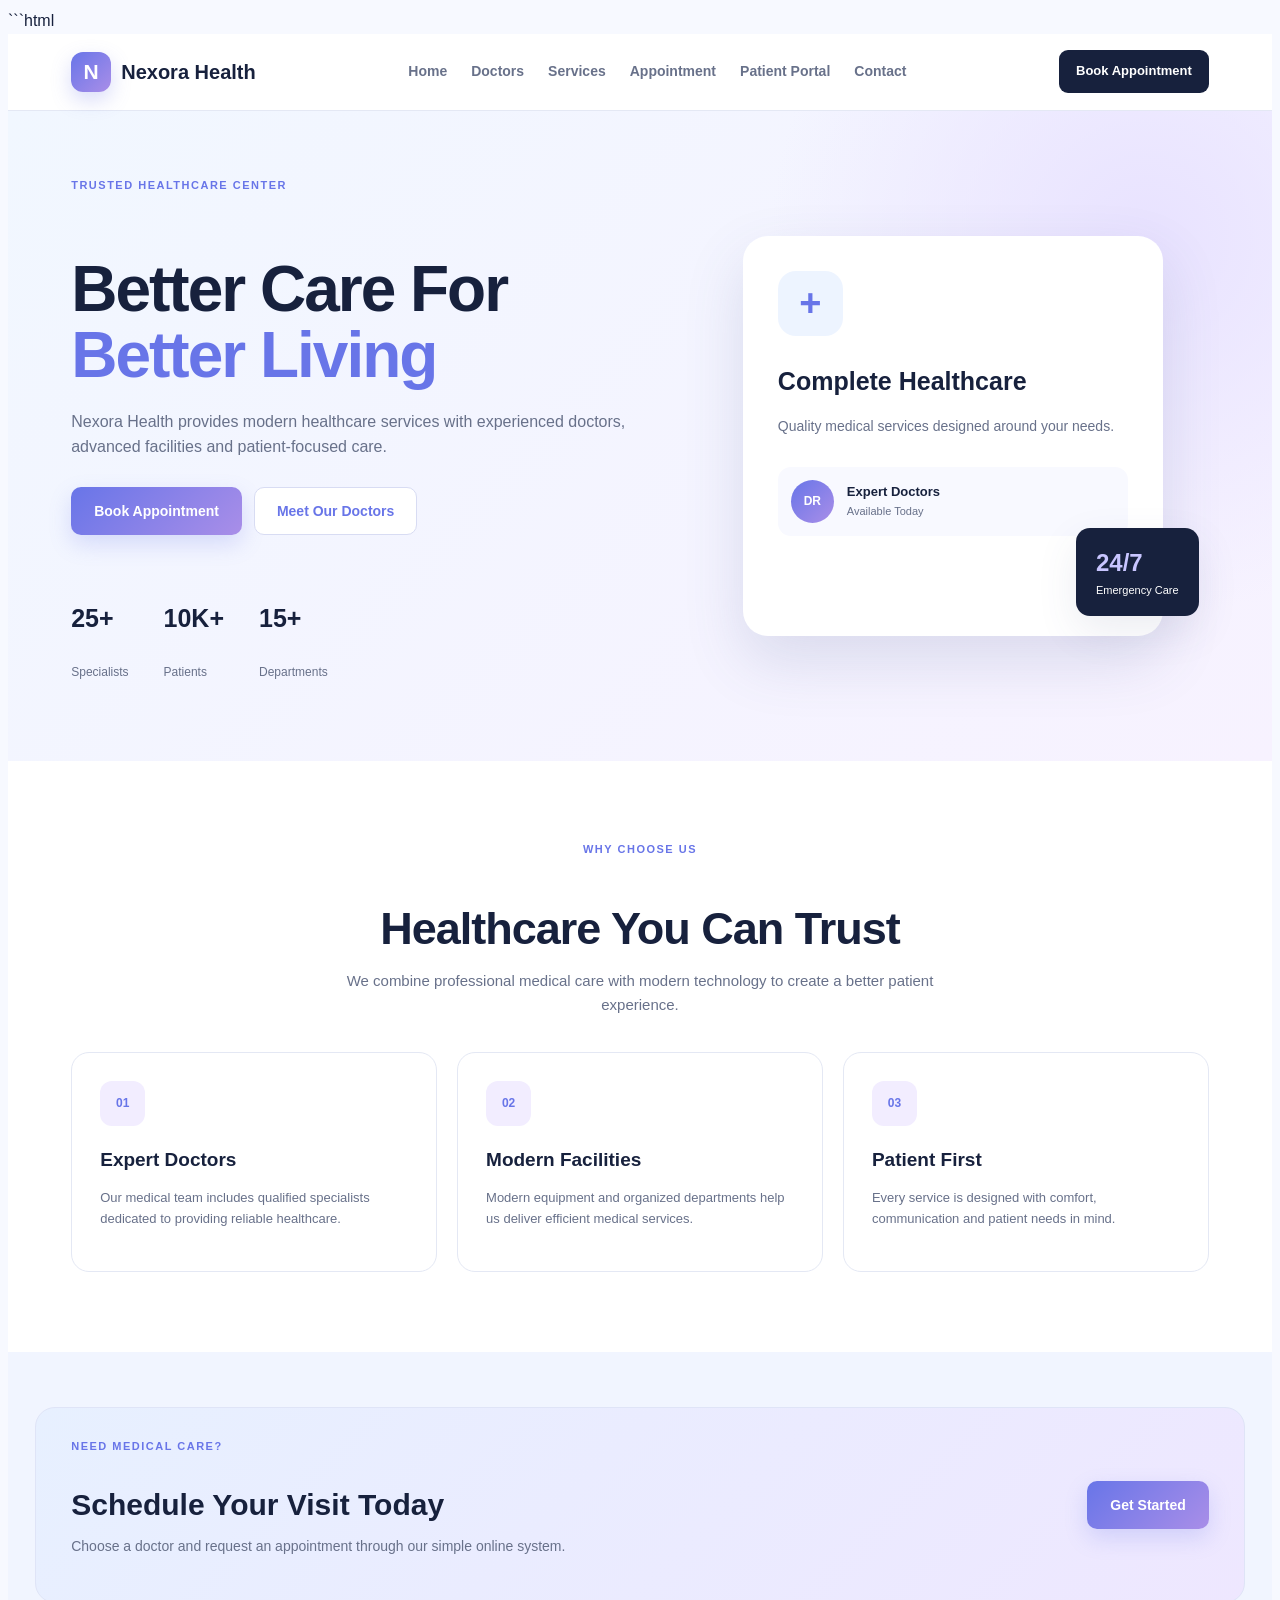
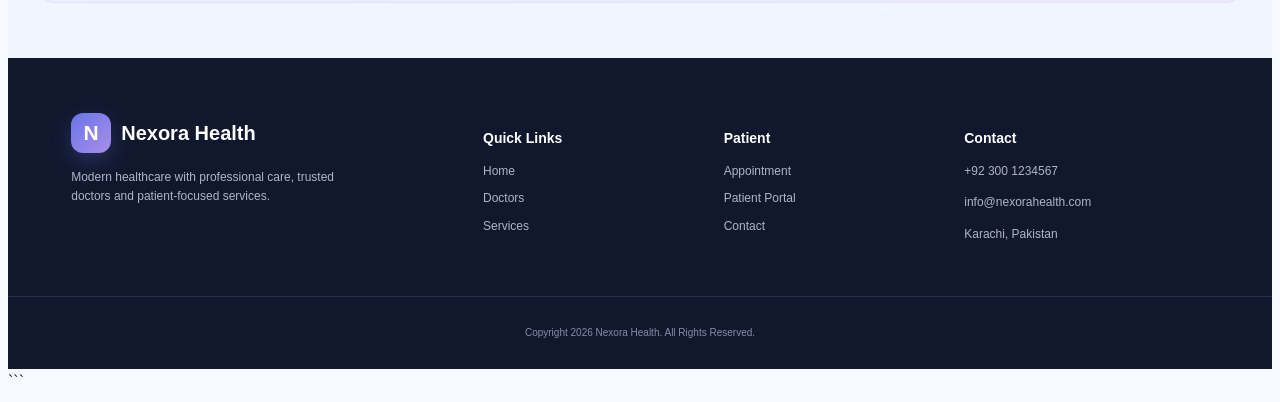
<file: index.htm>
```html
<!DOCTYPE html>
<html lang="en">
<head>
    <meta charset="UTF-8">
    <meta name="viewport" content="width=device-width, initial-scale=1.0">
    <title>Nexora Health - Modern Healthcare</title>
    <link rel="stylesheet" href="style.css">
</head>

<body>

<header class="header">
    <div class="container nav-container">

        <a href="index.htm" class="logo">
            <span class="logo-box">N</span>
            <span>Nexora Health</span>
        </a>

        <nav class="navbar">
            <a href="home.htm">Home</a>
            <a href="doctor.htm">Doctors</a>
            <a href="services.htm">Services</a>
            <a href="appointment.htm">Appointment</a>
            <a href="patient.htm">Patient Portal</a>
            <a href="contact.htm">Contact</a>
        </nav>

        <a href="appointment.htm" class="nav-btn">Book Appointment</a>

    </div>
</header>


<section class="hero landing-hero">

    <div class="container hero-grid">

        <div class="hero-content">

            <span class="small-label">TRUSTED HEALTHCARE CENTER</span>

            <h1>
                Better Care For
                <span>Better Living</span>
            </h1>

            <p>
                Nexora Health provides modern healthcare services
                with experienced doctors, advanced facilities and
                patient-focused care.
            </p>

            <div class="hero-buttons">
                <a href="appointment.htm" class="primary-btn">
                    Book Appointment
                </a>

                <a href="doctor.htm" class="secondary-btn">
                    Meet Our Doctors
                </a>
            </div>

            <div class="hero-stats">

                <div class="stat-box">
                    <h3>25+</h3>
                    <p>Specialists</p>
                </div>

                <div class="stat-box">
                    <h3>10K+</h3>
                    <p>Patients</p>
                </div>

                <div class="stat-box">
                    <h3>15+</h3>
                    <p>Departments</p>
                </div>

            </div>

        </div>


        <div class="hero-visual">

            <div class="medical-card main-medical-card">

                <div class="medical-symbol">+</div>

                <h3>Complete Healthcare</h3>

                <p>
                    Quality medical services designed
                    around your needs.
                </p>

                <div class="doctor-mini-card">
                    <div class="avatar">DR</div>

                    <div>
                        <strong>Expert Doctors</strong>
                        <small>Available Today</small>
                    </div>
                </div>

            </div>

            <div class="floating-card">
                <strong>24/7</strong>
                <span>Emergency Care</span>
            </div>

        </div>

    </div>

</section>


<section class="quick-section">

    <div class="container">

        <div class="section-heading center">
            <span class="small-label">WHY CHOOSE US</span>
            <h2>Healthcare You Can Trust</h2>
            <p>
                We combine professional medical care with
                modern technology to create a better patient experience.
            </p>
        </div>


        <div class="feature-grid">

            <div class="feature-card">
                <div class="feature-icon">01</div>
                <h3>Expert Doctors</h3>
                <p>
                    Our medical team includes qualified specialists
                    dedicated to providing reliable healthcare.
                </p>
            </div>

            <div class="feature-card">
                <div class="feature-icon">02</div>
                <h3>Modern Facilities</h3>
                <p>
                    Modern equipment and organized departments
                    help us deliver efficient medical services.
                </p>
            </div>

            <div class="feature-card">
                <div class="feature-icon">03</div>
                <h3>Patient First</h3>
                <p>
                    Every service is designed with comfort,
                    communication and patient needs in mind.
                </p>
            </div>

        </div>

    </div>

</section>


<section class="cta-section">

    <div class="container cta-box">

        <div>
            <span class="small-label">NEED MEDICAL CARE?</span>
            <h2>Schedule Your Visit Today</h2>
            <p>
                Choose a doctor and request an appointment
                through our simple online system.
            </p>
        </div>

        <a href="appointment.htm" class="primary-btn">
            Get Started
        </a>

    </div>

</section>


<footer class="footer">

    <div class="container footer-grid">

        <div>
            <a href="index.htm" class="logo footer-logo">
                <span class="logo-box">N</span>
                <span>Nexora Health</span>
            </a>

            <p>
                Modern healthcare with professional care,
                trusted doctors and patient-focused services.
            </p>
        </div>

        <div>
            <h3>Quick Links</h3>
            <a href="home.htm">Home</a>
            <a href="doctor.htm">Doctors</a>
            <a href="services.htm">Services</a>
        </div>

        <div>
            <h3>Patient</h3>
            <a href="appointment.htm">Appointment</a>
            <a href="patient.htm">Patient Portal</a>
            <a href="contact.htm">Contact</a>
        </div>

        <div>
            <h3>Contact</h3>
            <p>+92 300 1234567</p>
            <p>info@nexorahealth.com</p>
            <p>Karachi, Pakistan</p>
        </div>

    </div>

    <div class="footer-bottom">
        <p>Copyright 2026 Nexora Health. All Rights Reserved.</p>
    </div>

</footer>

<script src="script.js"></script>

</body>
</html>
```
</file>
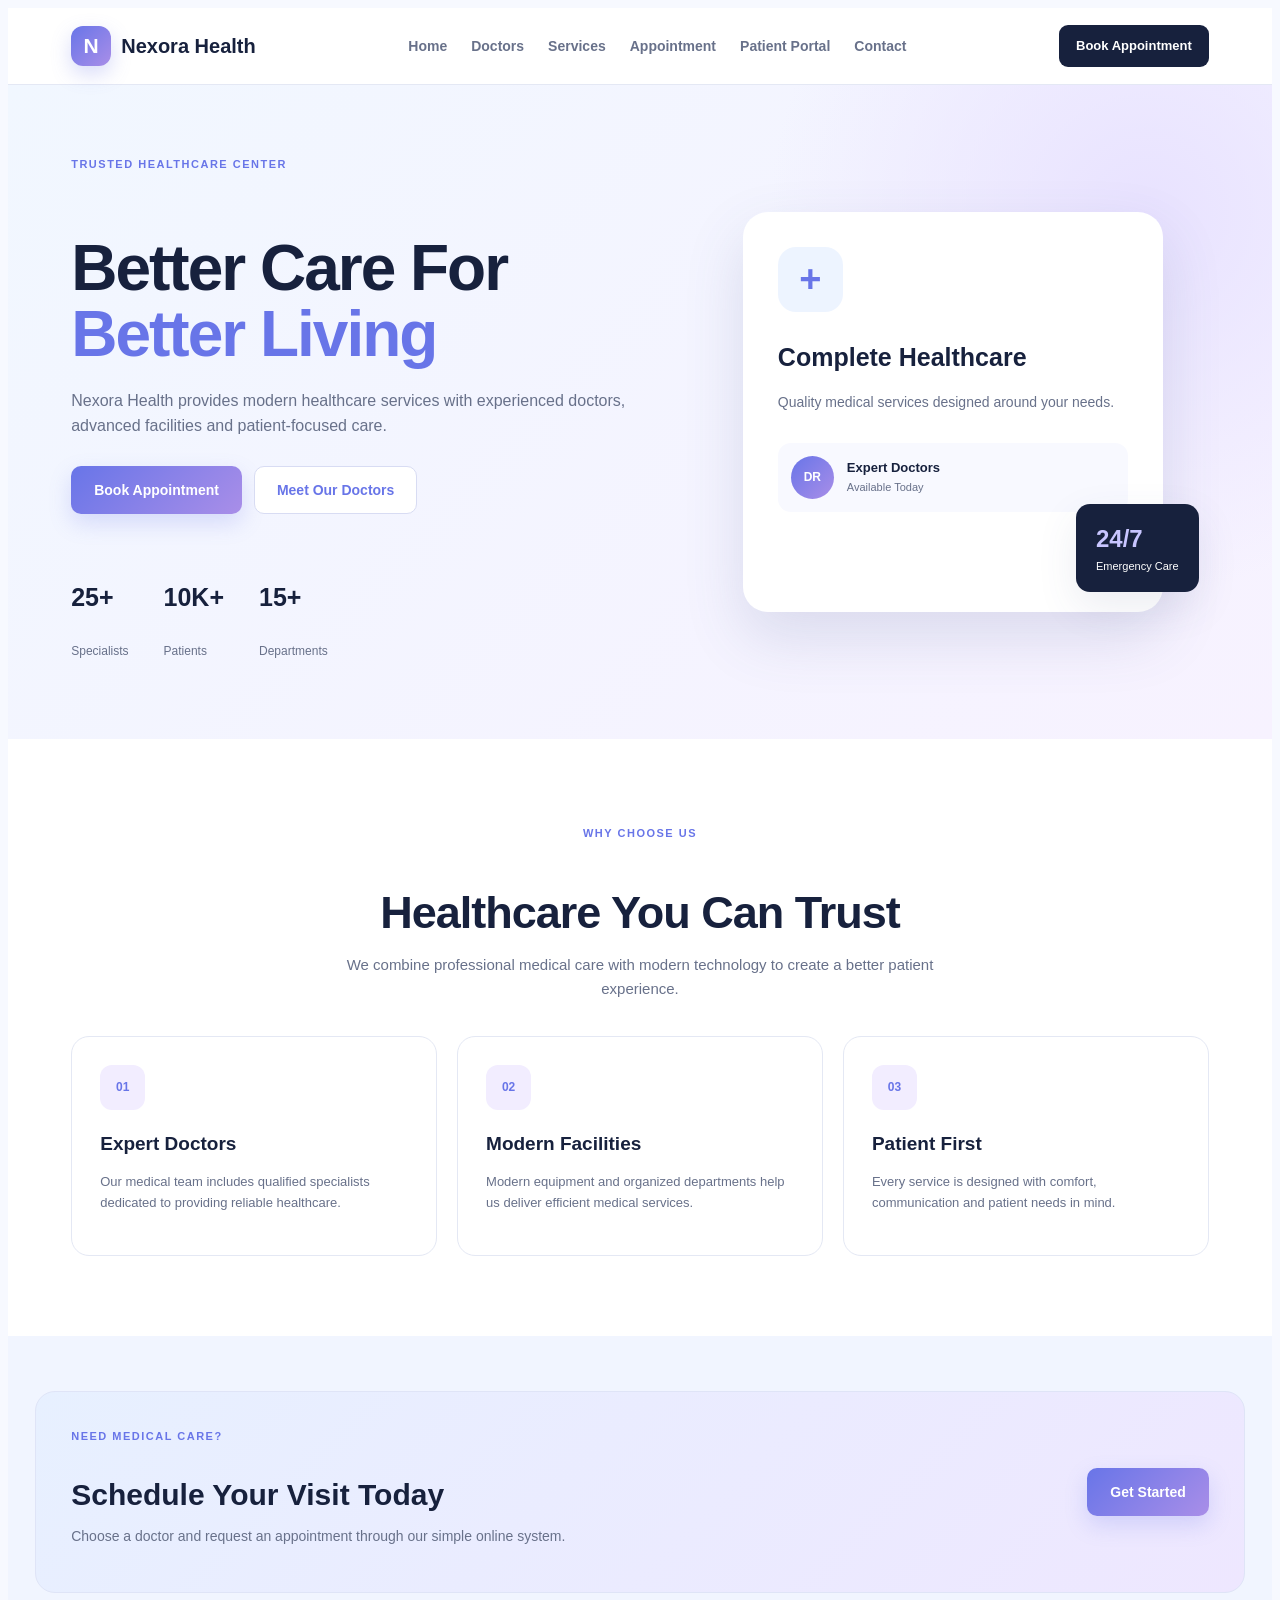
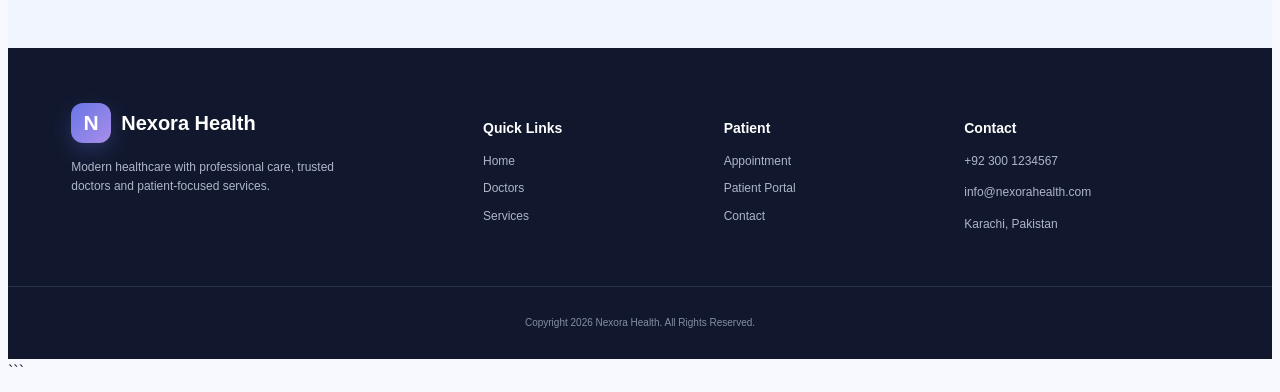
<file: index.html>
<!DOCTYPE html>
<html lang="en">
<head>
    <meta charset="UTF-8">
    <meta name="viewport" content="width=device-width, initial-scale=1.0">
    <title>Nexora Health - Modern Healthcare</title>
    <link rel="stylesheet" href="style.css">
</head>

<body>

<header class="header">
    <div class="container nav-container">

        <a href="index.html" class="logo">
            <span class="logo-box">N</span>
            <span>Nexora Health</span>
        </a>

        <nav class="navbar">
            <a href="home.htm">Home</a>
            <a href="doctor.htm">Doctors</a>
            <a href="services.htm">Services</a>
            <a href="appointment.htm">Appointment</a>
            <a href="patient.htm">Patient Portal</a>
            <a href="contact.htm">Contact</a>
        </nav>

        <a href="appointment.htm" class="nav-btn">Book Appointment</a>

    </div>
</header>


<section class="hero landing-hero">

    <div class="container hero-grid">

        <div class="hero-content">

            <span class="small-label">TRUSTED HEALTHCARE CENTER</span>

            <h1>
                Better Care For
                <span>Better Living</span>
            </h1>

            <p>
                Nexora Health provides modern healthcare services
                with experienced doctors, advanced facilities and
                patient-focused care.
            </p>

            <div class="hero-buttons">
                <a href="appointment.htm" class="primary-btn">
                    Book Appointment
                </a>

                <a href="doctor.htm" class="secondary-btn">
                    Meet Our Doctors
                </a>
            </div>

            <div class="hero-stats">

                <div class="stat-box">
                    <h3>25+</h3>
                    <p>Specialists</p>
                </div>

                <div class="stat-box">
                    <h3>10K+</h3>
                    <p>Patients</p>
                </div>

                <div class="stat-box">
                    <h3>15+</h3>
                    <p>Departments</p>
                </div>

            </div>

        </div>


        <div class="hero-visual">

            <div class="medical-card main-medical-card">

                <div class="medical-symbol">+</div>

                <h3>Complete Healthcare</h3>

                <p>
                    Quality medical services designed
                    around your needs.
                </p>

                <div class="doctor-mini-card">
                    <div class="avatar">DR</div>

                    <div>
                        <strong>Expert Doctors</strong>
                        <small>Available Today</small>
                    </div>
                </div>

            </div>

            <div class="floating-card">
                <strong>24/7</strong>
                <span>Emergency Care</span>
            </div>

        </div>

    </div>

</section>


<section class="quick-section">

    <div class="container">

        <div class="section-heading center">
            <span class="small-label">WHY CHOOSE US</span>
            <h2>Healthcare You Can Trust</h2>
            <p>
                We combine professional medical care with
                modern technology to create a better patient experience.
            </p>
        </div>


        <div class="feature-grid">

            <div class="feature-card">
                <div class="feature-icon">01</div>
                <h3>Expert Doctors</h3>
                <p>
                    Our medical team includes qualified specialists
                    dedicated to providing reliable healthcare.
                </p>
            </div>

            <div class="feature-card">
                <div class="feature-icon">02</div>
                <h3>Modern Facilities</h3>
                <p>
                    Modern equipment and organized departments
                    help us deliver efficient medical services.
                </p>
            </div>

            <div class="feature-card">
                <div class="feature-icon">03</div>
                <h3>Patient First</h3>
                <p>
                    Every service is designed with comfort,
                    communication and patient needs in mind.
                </p>
            </div>

        </div>

    </div>

</section>


<section class="cta-section">

    <div class="container cta-box">

        <div>
            <span class="small-label">NEED MEDICAL CARE?</span>
            <h2>Schedule Your Visit Today</h2>
            <p>
                Choose a doctor and request an appointment
                through our simple online system.
            </p>
        </div>

        <a href="appointment.htm" class="primary-btn">
            Get Started
        </a>

    </div>

</section>


<footer class="footer">

    <div class="container footer-grid">

        <div>
            <a href="index.htm" class="logo footer-logo">
                <span class="logo-box">N</span>
                <span>Nexora Health</span>
            </a>

            <p>
                Modern healthcare with professional care,
                trusted doctors and patient-focused services.
            </p>
        </div>

        <div>
            <h3>Quick Links</h3>
            <a href="home.htm">Home</a>
            <a href="doctor.htm">Doctors</a>
            <a href="services.htm">Services</a>
        </div>

        <div>
            <h3>Patient</h3>
            <a href="appointment.htm">Appointment</a>
            <a href="patient.htm">Patient Portal</a>
            <a href="contact.htm">Contact</a>
        </div>

        <div>
            <h3>Contact</h3>
            <p>+92 300 1234567</p>
            <p>info@nexorahealth.com</p>
            <p>Karachi, Pakistan</p>
        </div>

    </div>

    <div class="footer-bottom">
        <p>Copyright 2026 Nexora Health. All Rights Reserved.</p>
    </div>

</footer>

<script src="script.js"></script>

</body>
</html>
```
</file>
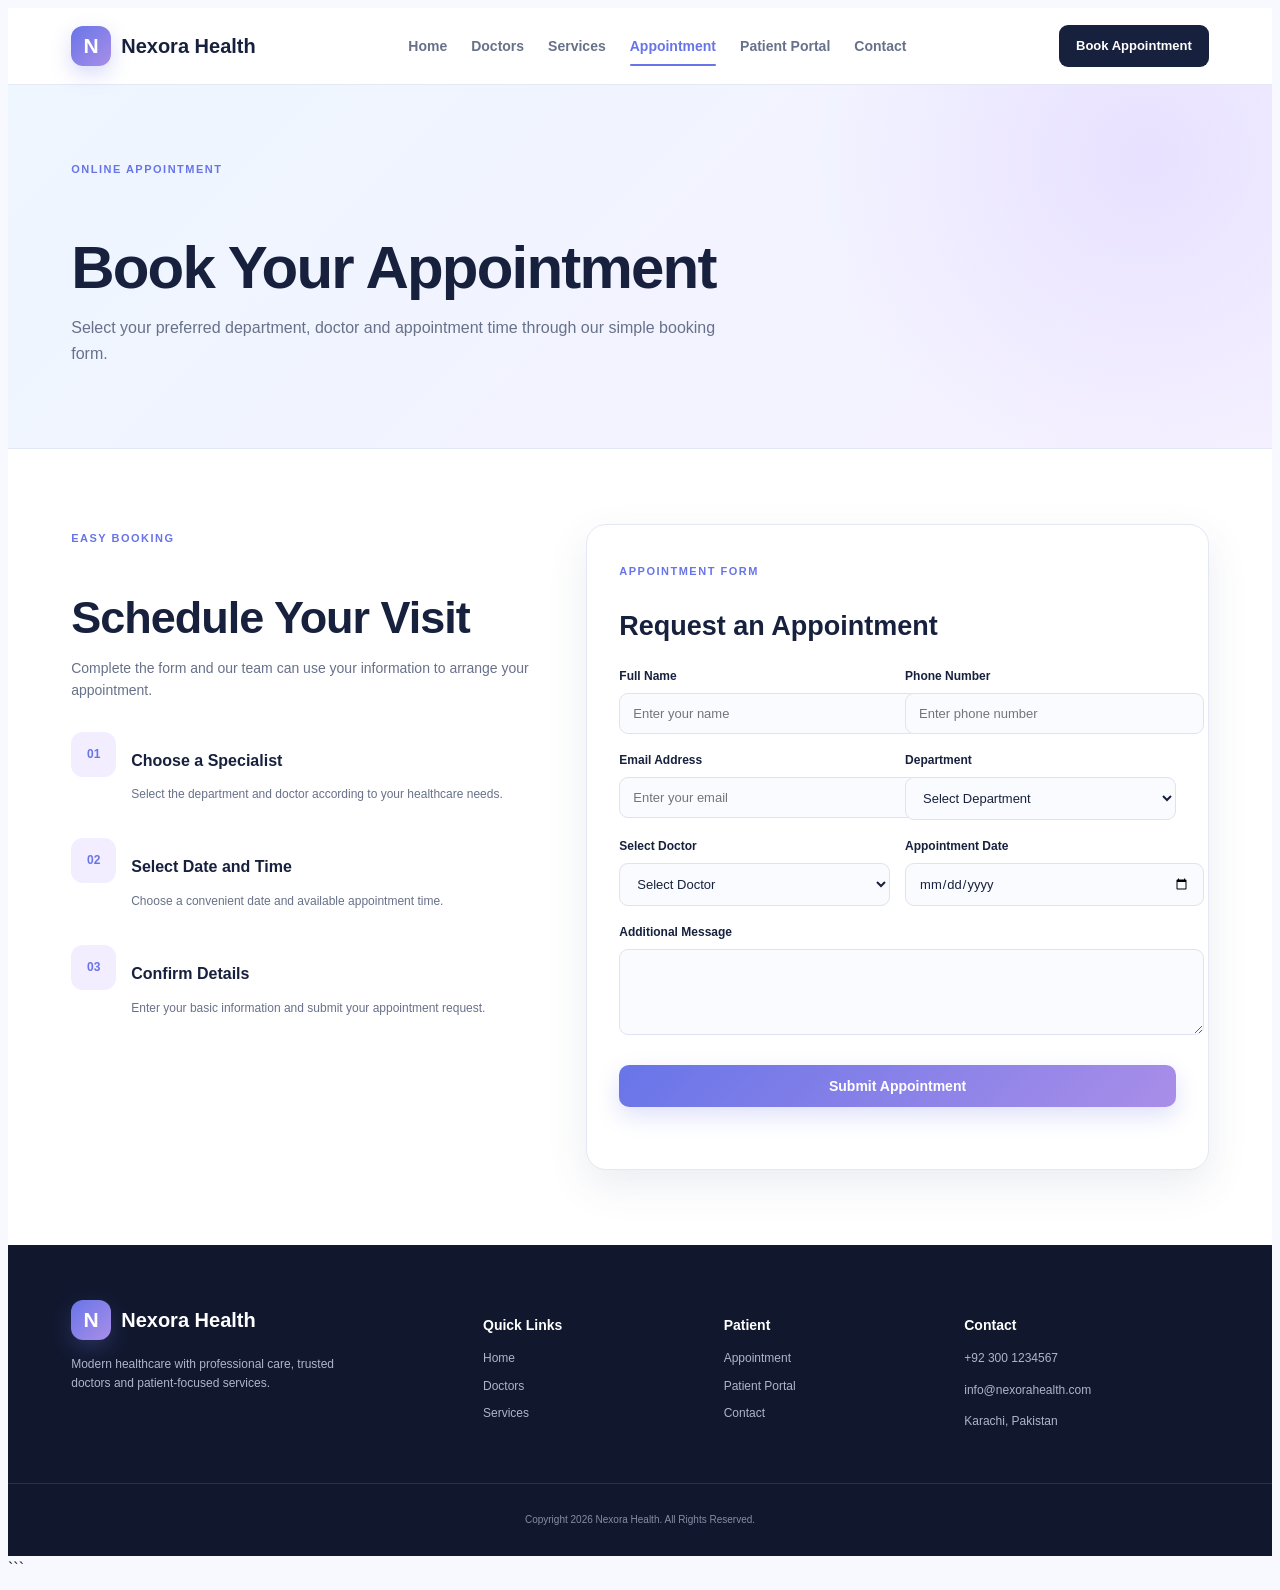
<file: appointment.htm>
<!DOCTYPE html>
<html lang="en">
<head>
    <meta charset="UTF-8">
    <meta name="viewport" content="width=device-width, initial-scale=1.0">
    <title>Nexora Health - Appointment</title>
    <link rel="stylesheet" href="style.css">
</head>

<body>

<header class="header">
    <div class="container nav-container">

        <a href="index.html" class="logo">
            <span class="logo-box">N</span>
            <span>Nexora Health</span>
        </a>

        <nav class="navbar">
            <a href="home.htm">Home</a>
            <a href="doctor.htm">Doctors</a>
            <a href="services.htm">Services</a>
            <a href="appointment.htm" class="active">Appointment</a>
            <a href="patient.htm">Patient Portal</a>
            <a href="contact.htm">Contact</a>
        </nav>

        <a href="appointment.htm" class="nav-btn">Book Appointment</a>

    </div>
</header>


<section class="page-hero">

    <div class="container">

        <span class="small-label">ONLINE APPOINTMENT</span>

        <h1>Book Your Appointment</h1>

        <p>
            Select your preferred department, doctor and
            appointment time through our simple booking form.
        </p>

    </div>

</section>


<section class="appointment-section">

    <div class="container appointment-layout">


        <div class="appointment-info">

            <span class="small-label">EASY BOOKING</span>

            <h2>Schedule Your Visit</h2>

            <p>
                Complete the form and our team can use your
                information to arrange your appointment.
            </p>


            <div class="appointment-feature">

                <div class="feature-icon">01</div>

                <div>
                    <h3>Choose a Specialist</h3>
                    <p>
                        Select the department and doctor
                        according to your healthcare needs.
                    </p>
                </div>

            </div>


            <div class="appointment-feature">

                <div class="feature-icon">02</div>

                <div>
                    <h3>Select Date and Time</h3>
                    <p>
                        Choose a convenient date and available
                        appointment time.
                    </p>
                </div>

            </div>


            <div class="appointment-feature">

                <div class="feature-icon">03</div>

                <div>
                    <h3>Confirm Details</h3>
                    <p>
                        Enter your basic information and
                        submit your appointment request.
                    </p>
                </div>

            </div>

        </div>


        <div class="appointment-form-card">

            <div class="form-heading">
                <span class="small-label">APPOINTMENT FORM</span>
                <h2>Request an Appointment</h2>
            </div>


            <form id="appointmentForm">

                <div class="form-row">

                    <div class="form-group">
                        <label for="fullName">Full Name</label>
                        <input
                            type="text"
                            id="fullName"
                            name="fullName"
                            placeholder="Enter your name"
                            required>
                    </div>

                    <div class="form-group">
                        <label for="phone">Phone Number</label>
                        <input
                            type="tel"
                            id="phone"
                            name="phone"
                            placeholder="Enter phone number"
                            required>
                    </div>

                </div>


                <div class="form-row">

                    <div class="form-group">
                        <label for="email">Email Address</label>
                        <input
                            type="email"
                            id="email"
                            name="email"
                            placeholder="Enter your email"
                            required>
                    </div>

                    <div class="form-group">
                        <label for="department">Department</label>

                        <select id="department" name="department" required>

                            <option value="">Select Department</option>
                            <option value="Cardiology">Cardiology</option>
                            <option value="Neurology">Neurology</option>
                            <option value="Pediatrics">Pediatrics</option>
                            <option value="Orthopedics">Orthopedics</option>
                            <option value="Dermatology">Dermatology</option>
                            <option value="General Medicine">
                                General Medicine
                            </option>

                        </select>

                    </div>

                </div>


                <div class="form-row">

                    <div class="form-group">
                        <label for="doctor">Select Doctor</label>

                        <select id="doctor" name="doctor" required>

                            <option value="">Select Doctor</option>
                            <option value="Dr. Sarah Ahmed">
                                Dr. Sarah Ahmed
                            </option>
                            <option value="Dr. Ayesha Khan">
                                Dr. Ayesha Khan
                            </option>
                            <option value="Dr. Omar Malik">
                                Dr. Omar Malik
                            </option>
                            <option value="Dr. Hamza Ali">
                                Dr. Hamza Ali
                            </option>
                            <option value="Dr. Maria Joseph">
                                Dr. Maria Joseph
                            </option>
                            <option value="Dr. Hassan Raza">
                                Dr. Hassan Raza
                            </option>

                        </select>

                    </div>


                    <div class="form-group">

                        <label for="appointmentDate">
                            Appointment Date
                        </label>

                        <input
                            type="date"
                            id="appointmentDate"
                            name="appointmentDate"
                            required>

                    </div>

                </div>


                <div class="form-group">

                    <label for="message">Additional Message</label>

                    <textarea
                        id="message"
                        name="message"
                        rows="4"
                        placeholder="Write any additional information">
                    </textarea>

                </div>


                <button type="submit" class="primary-btn form-btn">
                    Submit Appointment
                </button>

                <div id="appointmentMessage" class="form-message"></div>

            </form>

        </div>

    </div>

</section>


<footer class="footer">

    <div class="container footer-grid">

        <div>
            <a href="index.htm" class="logo footer-logo">
                <span class="logo-box">N</span>
                <span>Nexora Health</span>
            </a>

            <p>
                Modern healthcare with professional care,
                trusted doctors and patient-focused services.
            </p>
        </div>

        <div>
            <h3>Quick Links</h3>
            <a href="home.htm">Home</a>
            <a href="doctor.htm">Doctors</a>
            <a href="services.htm">Services</a>
        </div>

        <div>
            <h3>Patient</h3>
            <a href="appointment.htm">Appointment</a>
            <a href="patient.htm">Patient Portal</a>
            <a href="contact.htm">Contact</a>
        </div>

        <div>
            <h3>Contact</h3>
            <p>+92 300 1234567</p>
            <p>info@nexorahealth.com</p>
            <p>Karachi, Pakistan</p>
        </div>

    </div>

    <div class="footer-bottom">
        <p>Copyright 2026 Nexora Health. All Rights Reserved.</p>
    </div>

</footer>

<script src="script.js"></script>

</body>
</html>
```
</file>
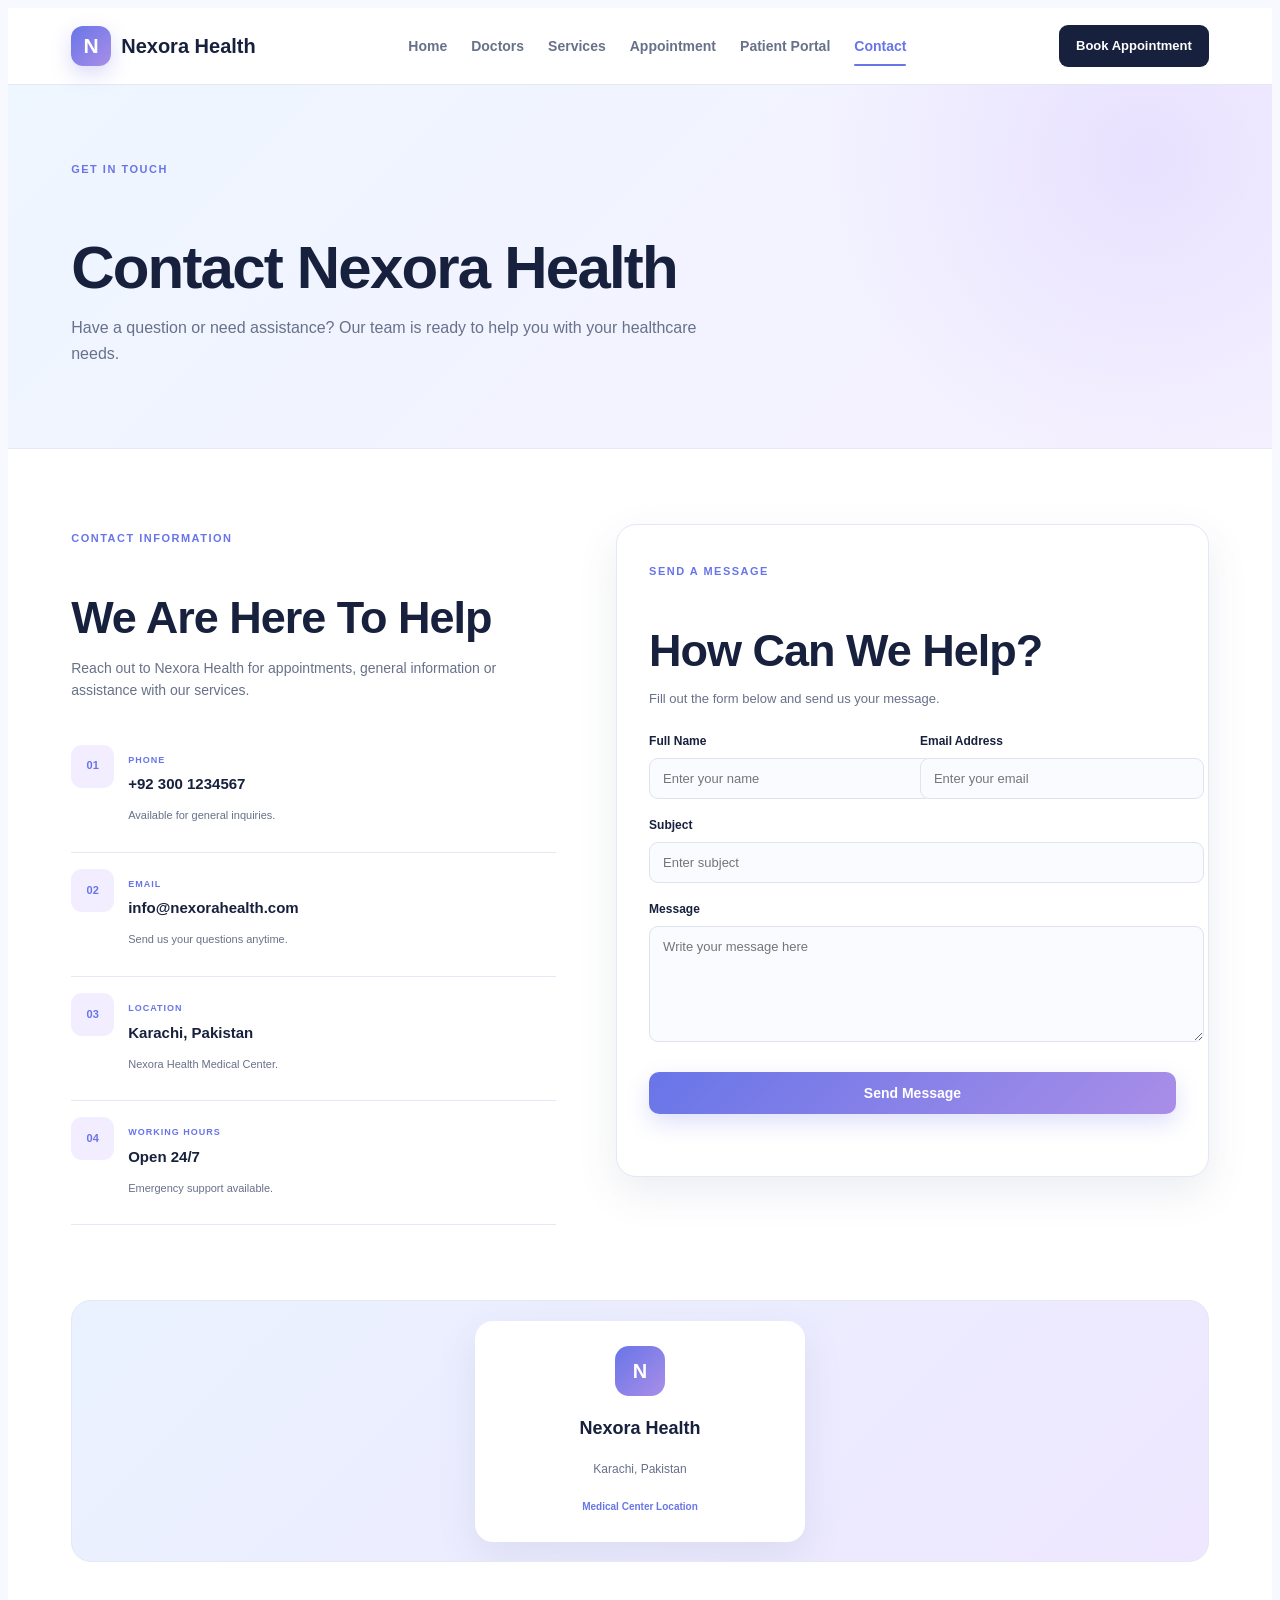
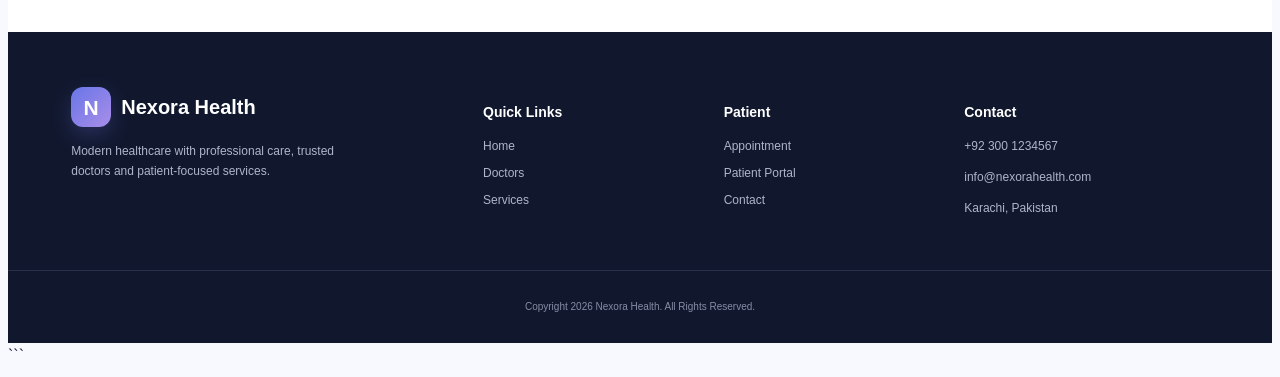
<file: contact.htm>
<!DOCTYPE html>
<html lang="en">
<head>
    <meta charset="UTF-8">
    <meta name="viewport" content="width=device-width, initial-scale=1.0">
    <title>Nexora Health - Contact</title>
    <link rel="stylesheet" href="style.css">
</head>

<body>

<header class="header">
    <div class="container nav-container">

        <a href="index.html" class="logo">
            <span class="logo-box">N</span>
            <span>Nexora Health</span>
        </a>

        <nav class="navbar">
            <a href="home.htm">Home</a>
            <a href="doctor.htm">Doctors</a>
            <a href="services.htm">Services</a>
            <a href="appointment.htm">Appointment</a>
            <a href="patient.htm">Patient Portal</a>
            <a href="contact.htm" class="active">Contact</a>
        </nav>

        <a href="appointment.htm" class="nav-btn">Book Appointment</a>

    </div>
</header>


<section class="page-hero">

    <div class="container">

        <span class="small-label">GET IN TOUCH</span>

        <h1>Contact Nexora Health</h1>

        <p>
            Have a question or need assistance? Our team is
            ready to help you with your healthcare needs.
        </p>

    </div>

</section>


<section class="contact-section">

    <div class="container contact-layout">


        <div class="contact-information">

            <span class="small-label">CONTACT INFORMATION</span>

            <h2>We Are Here To Help</h2>

            <p>
                Reach out to Nexora Health for appointments,
                general information or assistance with our services.
            </p>


            <div class="contact-card">

                <div class="contact-icon">01</div>

                <div>
                    <span>PHONE</span>
                    <h3>+92 300 1234567</h3>
                    <p>Available for general inquiries.</p>
                </div>

            </div>


            <div class="contact-card">

                <div class="contact-icon">02</div>

                <div>
                    <span>EMAIL</span>
                    <h3>info@nexorahealth.com</h3>
                    <p>Send us your questions anytime.</p>
                </div>

            </div>


            <div class="contact-card">

                <div class="contact-icon">03</div>

                <div>
                    <span>LOCATION</span>
                    <h3>Karachi, Pakistan</h3>
                    <p>Nexora Health Medical Center.</p>
                </div>

            </div>


            <div class="contact-card">

                <div class="contact-icon">04</div>

                <div>
                    <span>WORKING HOURS</span>
                    <h3>Open 24/7</h3>
                    <p>Emergency support available.</p>
                </div>

            </div>

        </div>


        <div class="contact-form-card">

            <span class="small-label">SEND A MESSAGE</span>

            <h2>How Can We Help?</h2>

            <p>
                Fill out the form below and send us your message.
            </p>


            <form id="contactForm">

                <div class="form-row">

                    <div class="form-group">

                        <label for="contactName">
                            Full Name
                        </label>

                        <input
                            type="text"
                            id="contactName"
                            placeholder="Enter your name"
                            required>

                    </div>


                    <div class="form-group">

                        <label for="contactEmail">
                            Email Address
                        </label>

                        <input
                            type="email"
                            id="contactEmail"
                            placeholder="Enter your email"
                            required>

                    </div>

                </div>


                <div class="form-group">

                    <label for="contactSubject">
                        Subject
                    </label>

                    <input
                        type="text"
                        id="contactSubject"
                        placeholder="Enter subject"
                        required>

                </div>


                <div class="form-group">

                    <label for="contactMessage">
                        Message
                    </label>

                    <textarea
                        id="contactMessage"
                        rows="6"
                        placeholder="Write your message here"
                        required></textarea>

                </div>


                <button type="submit" class="primary-btn form-btn">
                    Send Message
                </button>

                <div id="contactMessageBox" class="form-message"></div>

            </form>

        </div>

    </div>

</section>


<section class="location-section">

    <div class="container">

        <div class="location-box">

            <div class="location-placeholder">

                <div class="location-mark">N</div>

                <h3>Nexora Health</h3>

                <p>
                    Karachi, Pakistan
                </p>

                <span>
                    Medical Center Location
                </span>

            </div>

        </div>

    </div>

</section>


<footer class="footer">

    <div class="container footer-grid">

        <div>
            <a href="index.htm" class="logo footer-logo">
                <span class="logo-box">N</span>
                <span>Nexora Health</span>
            </a>

            <p>
                Modern healthcare with professional care,
                trusted doctors and patient-focused services.
            </p>
        </div>

        <div>
            <h3>Quick Links</h3>
            <a href="home.htm">Home</a>
            <a href="doctor.htm">Doctors</a>
            <a href="services.htm">Services</a>
        </div>

        <div>
            <h3>Patient</h3>
            <a href="appointment.htm">Appointment</a>
            <a href="patient.htm">Patient Portal</a>
            <a href="contact.htm">Contact</a>
        </div>

        <div>
            <h3>Contact</h3>
            <p>+92 300 1234567</p>
            <p>info@nexorahealth.com</p>
            <p>Karachi, Pakistan</p>
        </div>

    </div>

    <div class="footer-bottom">
        <p>Copyright 2026 Nexora Health. All Rights Reserved.</p>
    </div>

</footer>

<script src="script.js"></script>

</body>
</html>
```
</file>
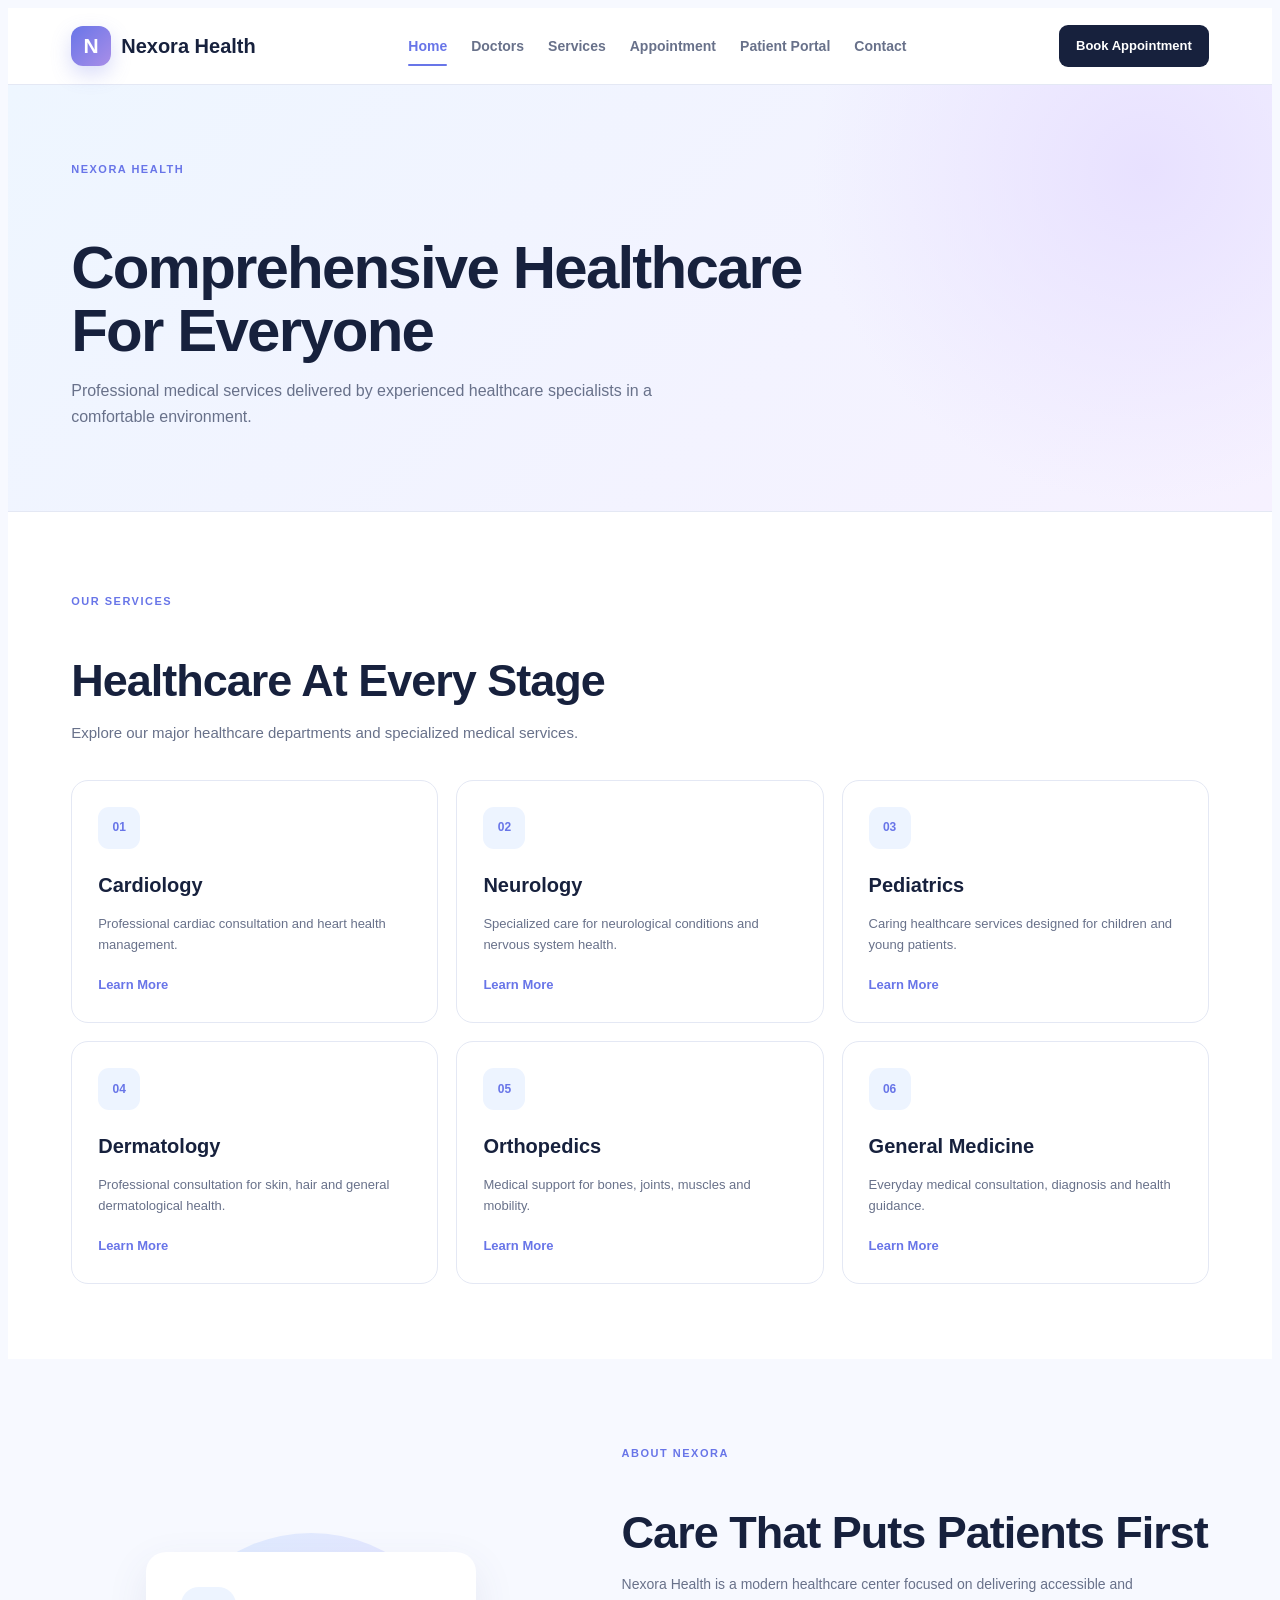
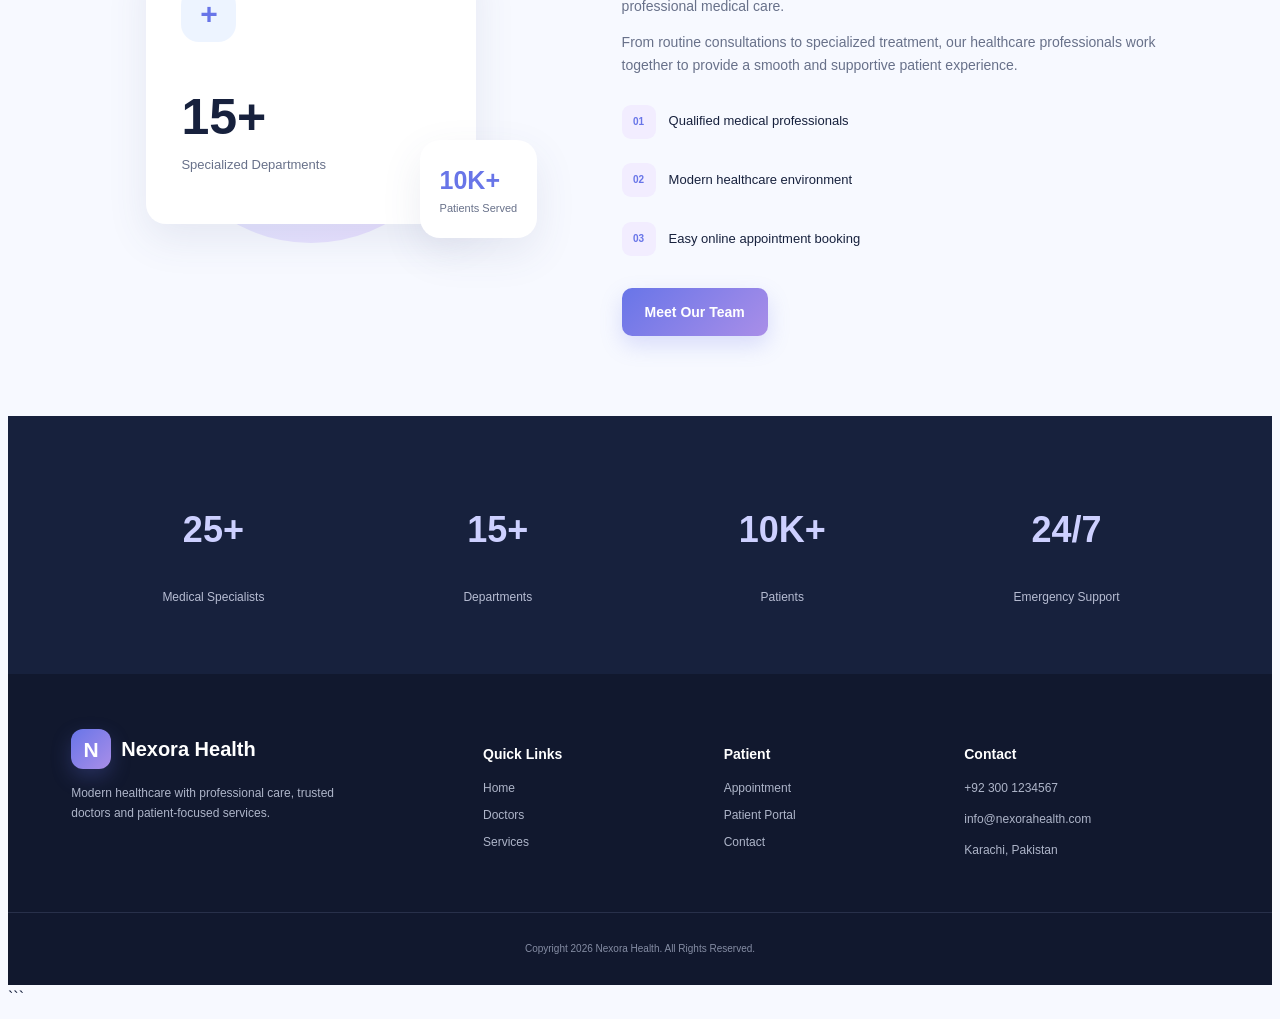
<file: home.htm>
<!DOCTYPE html>
<html lang="en">
<head>
    <meta charset="UTF-8">
    <meta name="viewport" content="width=device-width, initial-scale=1.0">
    <title>Nexora Health - Home</title>
    <link rel="stylesheet" href="style.css">
</head>

<body>

<header class="header">
    <div class="container nav-container">

        <a href="index.html" class="logo">
            <span class="logo-box">N</span>
            <span>Nexora Health</span>
        </a>

        <nav class="navbar">
            <a href="home.htm" class="active">Home</a>
            <a href="doctor.htm">Doctors</a>
            <a href="services.htm">Services</a>
            <a href="appointment.htm">Appointment</a>
            <a href="patient.htm">Patient Portal</a>
            <a href="contact.htm">Contact</a>
        </nav>

        <a href="appointment.htm" class="nav-btn">Book Appointment</a>

    </div>
</header>


<section class="page-hero">

    <div class="container">

        <span class="small-label">NEXORA HEALTH</span>

        <h1>Comprehensive Healthcare For Everyone</h1>

        <p>
            Professional medical services delivered by experienced
            healthcare specialists in a comfortable environment.
        </p>

    </div>

</section>


<section class="services-preview">

    <div class="container">

        <div class="section-heading">
            <span class="small-label">OUR SERVICES</span>
            <h2>Healthcare At Every Stage</h2>
            <p>
                Explore our major healthcare departments and
                specialized medical services.
            </p>
        </div>


        <div class="service-grid">

            <div class="service-card">
                <div class="service-number">01</div>
                <h3>Cardiology</h3>
                <p>
                    Professional cardiac consultation and
                    heart health management.
                </p>
                <a href="services.htm">Learn More</a>
            </div>


            <div class="service-card">
                <div class="service-number">02</div>
                <h3>Neurology</h3>
                <p>
                    Specialized care for neurological conditions
                    and nervous system health.
                </p>
                <a href="services.htm">Learn More</a>
            </div>


            <div class="service-card">
                <div class="service-number">03</div>
                <h3>Pediatrics</h3>
                <p>
                    Caring healthcare services designed
                    for children and young patients.
                </p>
                <a href="services.htm">Learn More</a>
            </div>


            <div class="service-card">
                <div class="service-number">04</div>
                <h3>Dermatology</h3>
                <p>
                    Professional consultation for skin,
                    hair and general dermatological health.
                </p>
                <a href="services.htm">Learn More</a>
            </div>


            <div class="service-card">
                <div class="service-number">05</div>
                <h3>Orthopedics</h3>
                <p>
                    Medical support for bones, joints,
                    muscles and mobility.
                </p>
                <a href="services.htm">Learn More</a>
            </div>


            <div class="service-card">
                <div class="service-number">06</div>
                <h3>General Medicine</h3>
                <p>
                    Everyday medical consultation,
                    diagnosis and health guidance.
                </p>
                <a href="services.htm">Learn More</a>
            </div>

        </div>

    </div>

</section>


<section class="about-home">

    <div class="container two-column">

        <div class="about-visual">

            <div class="about-card large-card">
                <div class="medical-symbol">+</div>
                <h3>15+</h3>
                <p>Specialized Departments</p>
            </div>

            <div class="about-card small-card">
                <strong>10K+</strong>
                <span>Patients Served</span>
            </div>

        </div>


        <div class="about-content">

            <span class="small-label">ABOUT NEXORA</span>

            <h2>Care That Puts Patients First</h2>

            <p>
                Nexora Health is a modern healthcare center focused
                on delivering accessible and professional medical care.
            </p>

            <p>
                From routine consultations to specialized treatment,
                our healthcare professionals work together to provide
                a smooth and supportive patient experience.
            </p>

            <div class="check-list">

                <div>
                    <span>01</span>
                    <p>Qualified medical professionals</p>
                </div>

                <div>
                    <span>02</span>
                    <p>Modern healthcare environment</p>
                </div>

                <div>
                    <span>03</span>
                    <p>Easy online appointment booking</p>
                </div>

            </div>

            <a href="doctor.htm" class="primary-btn">
                Meet Our Team
            </a>

        </div>

    </div>

</section>


<section class="stats-section">

    <div class="container stats-grid">

        <div>
            <h2>25+</h2>
            <p>Medical Specialists</p>
        </div>

        <div>
            <h2>15+</h2>
            <p>Departments</p>
        </div>

        <div>
            <h2>10K+</h2>
            <p>Patients</p>
        </div>

        <div>
            <h2>24/7</h2>
            <p>Emergency Support</p>
        </div>

    </div>

</section>


<footer class="footer">

    <div class="container footer-grid">

        <div>
            <a href="index.htm" class="logo footer-logo">
                <span class="logo-box">N</span>
                <span>Nexora Health</span>
            </a>

            <p>
                Modern healthcare with professional care,
                trusted doctors and patient-focused services.
            </p>
        </div>

        <div>
            <h3>Quick Links</h3>
            <a href="home.htm">Home</a>
            <a href="doctor.htm">Doctors</a>
            <a href="services.htm">Services</a>
        </div>

        <div>
            <h3>Patient</h3>
            <a href="appointment.htm">Appointment</a>
            <a href="patient.htm">Patient Portal</a>
            <a href="contact.htm">Contact</a>
        </div>

        <div>
            <h3>Contact</h3>
            <p>+92 300 1234567</p>
            <p>info@nexorahealth.com</p>
            <p>Karachi, Pakistan</p>
        </div>

    </div>

    <div class="footer-bottom">
        <p>Copyright 2026 Nexora Health. All Rights Reserved.</p>
    </div>

</footer>

<script src="script.js"></script>

</body>
</html>
```
</file>
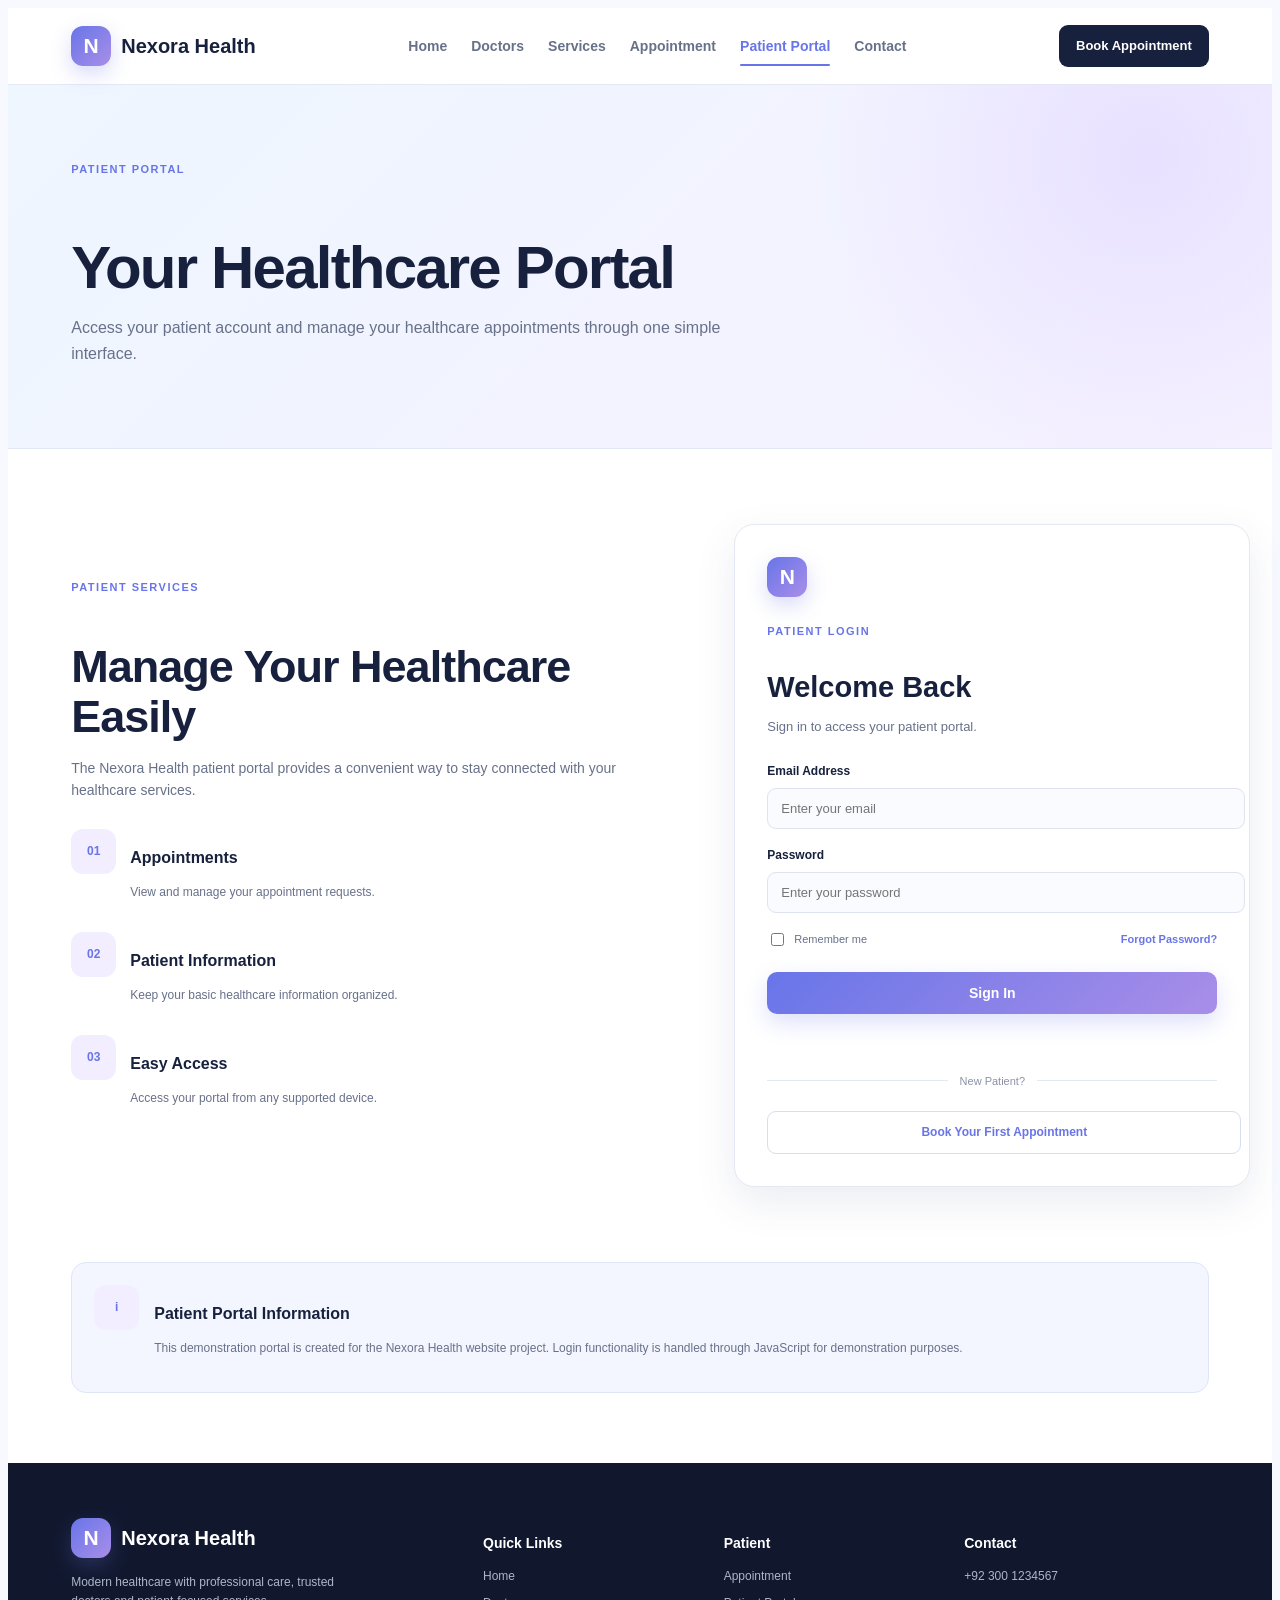
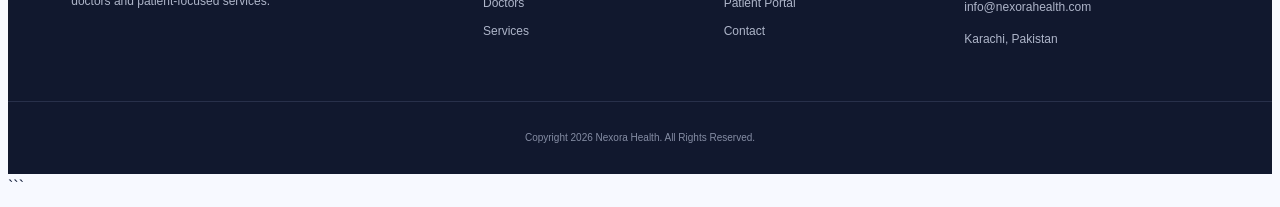
<file: patient.htm>
<!DOCTYPE html>
<html lang="en">
<head>
    <meta charset="UTF-8">
    <meta name="viewport" content="width=device-width, initial-scale=1.0">
    <title>Nexora Health - Patient Portal</title>
    <link rel="stylesheet" href="style.css">
</head>

<body>

<header class="header">
    <div class="container nav-container">

        <a href="index.html" class="logo">
            <span class="logo-box">N</span>
            <span>Nexora Health</span>
        </a>

        <nav class="navbar">
            <a href="home.htm">Home</a>
            <a href="doctor.htm">Doctors</a>
            <a href="services.htm">Services</a>
            <a href="appointment.htm">Appointment</a>
            <a href="patient.htm" class="active">Patient Portal</a>
            <a href="contact.htm">Contact</a>
        </nav>

        <a href="appointment.htm" class="nav-btn">Book Appointment</a>

    </div>
</header>


<section class="page-hero">

    <div class="container">

        <span class="small-label">PATIENT PORTAL</span>

        <h1>Your Healthcare Portal</h1>

        <p>
            Access your patient account and manage your
            healthcare appointments through one simple interface.
        </p>

    </div>

</section>


<section class="portal-section">

    <div class="container portal-layout">


        <div class="portal-info">

            <span class="small-label">PATIENT SERVICES</span>

            <h2>Manage Your Healthcare Easily</h2>

            <p>
                The Nexora Health patient portal provides a
                convenient way to stay connected with your
                healthcare services.
            </p>


            <div class="portal-benefits">

                <div class="portal-benefit">

                    <div class="feature-icon">01</div>

                    <div>
                        <h3>Appointments</h3>
                        <p>
                            View and manage your appointment requests.
                        </p>
                    </div>

                </div>


                <div class="portal-benefit">

                    <div class="feature-icon">02</div>

                    <div>
                        <h3>Patient Information</h3>
                        <p>
                            Keep your basic healthcare information organized.
                        </p>
                    </div>

                </div>


                <div class="portal-benefit">

                    <div class="feature-icon">03</div>

                    <div>
                        <h3>Easy Access</h3>
                        <p>
                            Access your portal from any supported device.
                        </p>
                    </div>

                </div>

            </div>

        </div>


        <div class="login-card">

            <div class="login-logo">
                <span class="logo-box">N</span>
            </div>

            <span class="small-label">PATIENT LOGIN</span>

            <h2>Welcome Back</h2>

            <p>
                Sign in to access your patient portal.
            </p>


            <form id="loginForm">

                <div class="form-group">

                    <label for="patientEmail">
                        Email Address
                    </label>

                    <input
                        type="email"
                        id="patientEmail"
                        placeholder="Enter your email"
                        required>

                </div>


                <div class="form-group">

                    <label for="patientPassword">
                        Password
                    </label>

                    <input
                        type="password"
                        id="patientPassword"
                        placeholder="Enter your password"
                        required>

                </div>


                <div class="login-options">

                    <label class="remember-box">
                        <input type="checkbox" id="rememberMe">
                        <span>Remember me</span>
                    </label>

                    <a href="#">Forgot Password?</a>

                </div>


                <button type="submit" class="primary-btn form-btn">
                    Sign In
                </button>

                <div id="loginMessage" class="form-message"></div>

            </form>


            <div class="login-divider">
                <span>New Patient?</span>
            </div>


            <a href="appointment.htm" class="outline-btn">
                Book Your First Appointment
            </a>

        </div>

    </div>

</section>


<section class="portal-note">

    <div class="container">

        <div class="info-box">

            <div class="feature-icon">i</div>

            <div>
                <h3>Patient Portal Information</h3>

                <p>
                    This demonstration portal is created for
                    the Nexora Health website project. Login
                    functionality is handled through JavaScript
                    for demonstration purposes.
                </p>
            </div>

        </div>

    </div>

</section>


<footer class="footer">

    <div class="container footer-grid">

        <div>
            <a href="index.htm" class="logo footer-logo">
                <span class="logo-box">N</span>
                <span>Nexora Health</span>
            </a>

            <p>
                Modern healthcare with professional care,
                trusted doctors and patient-focused services.
            </p>
        </div>

        <div>
            <h3>Quick Links</h3>
            <a href="home.htm">Home</a>
            <a href="doctor.htm">Doctors</a>
            <a href="services.htm">Services</a>
        </div>

        <div>
            <h3>Patient</h3>
            <a href="appointment.htm">Appointment</a>
            <a href="patient.htm">Patient Portal</a>
            <a href="contact.htm">Contact</a>
        </div>

        <div>
            <h3>Contact</h3>
            <p>+92 300 1234567</p>
            <p>info@nexorahealth.com</p>
            <p>Karachi, Pakistan</p>
        </div>

    </div>

    <div class="footer-bottom">
        <p>Copyright 2026 Nexora Health. All Rights Reserved.</p>
    </div>

</footer>

<script src="script.js"></script>

</body>
</html>
```
</file>
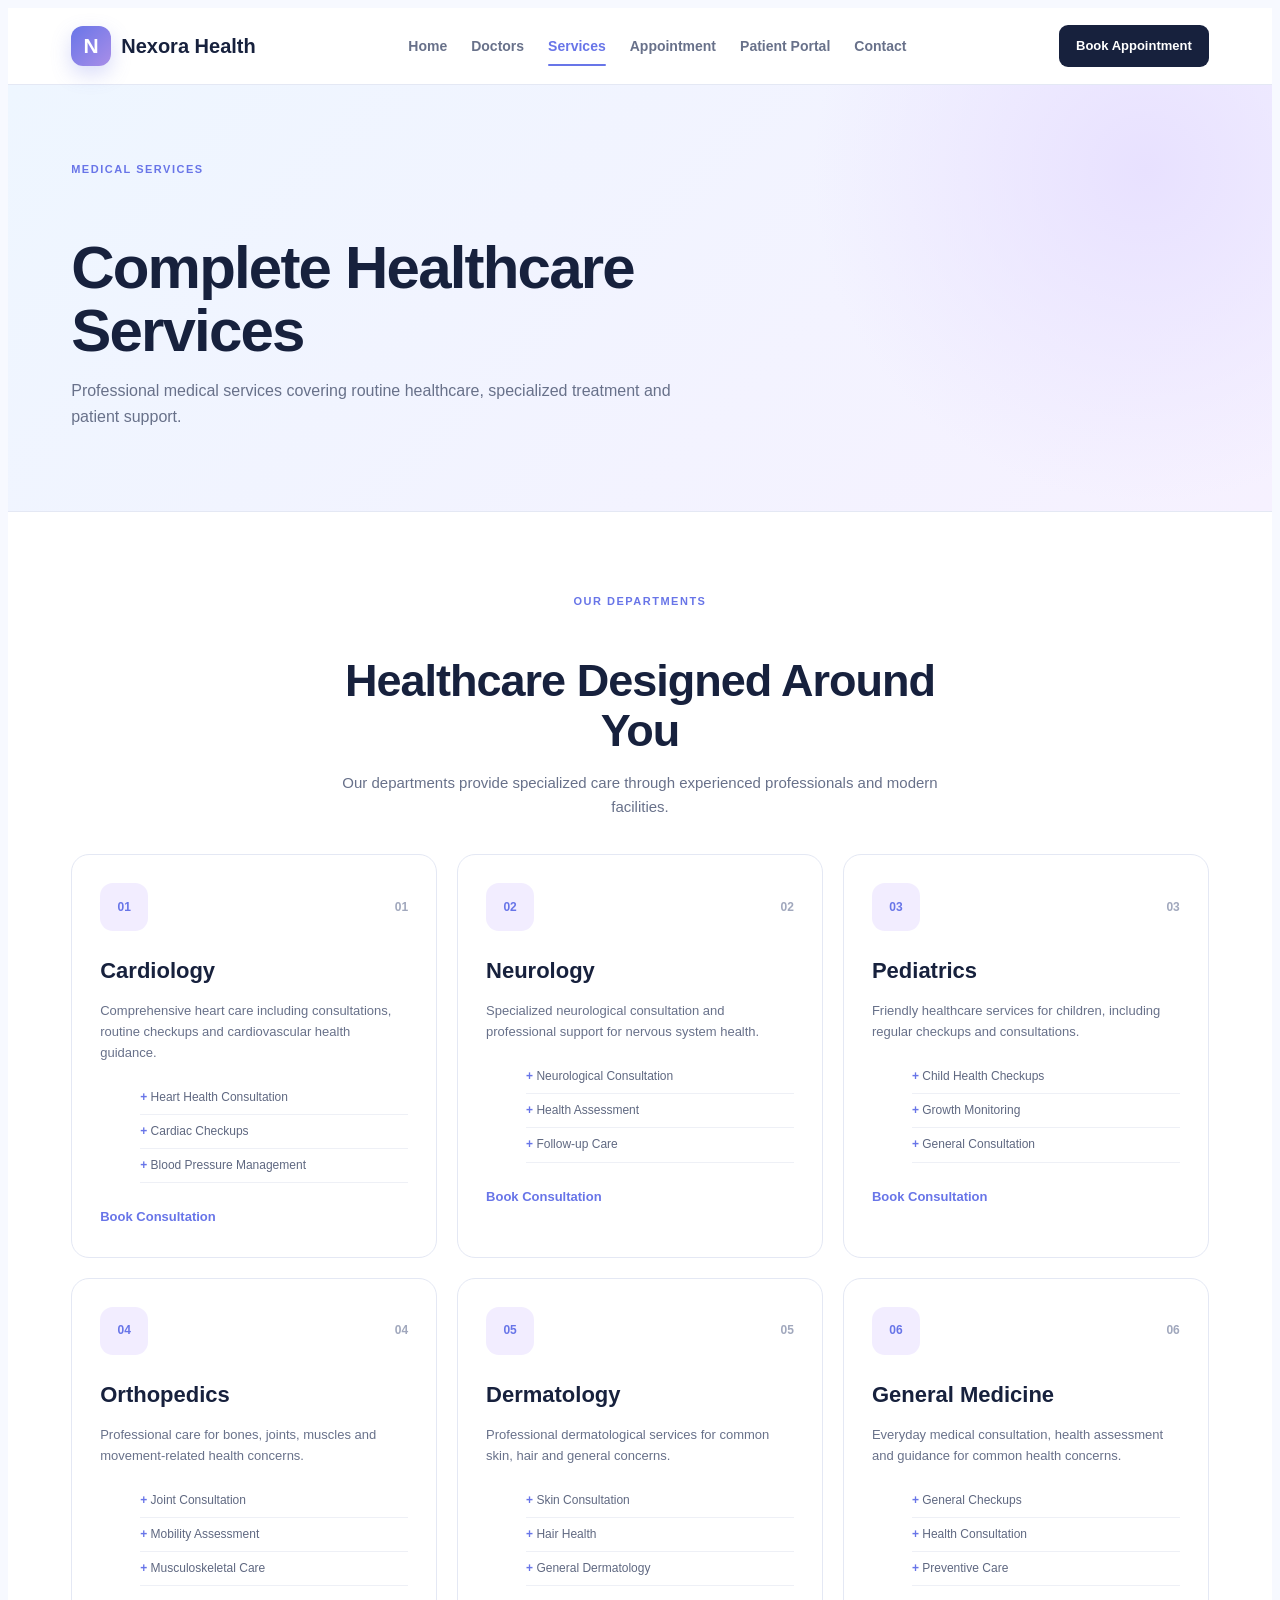
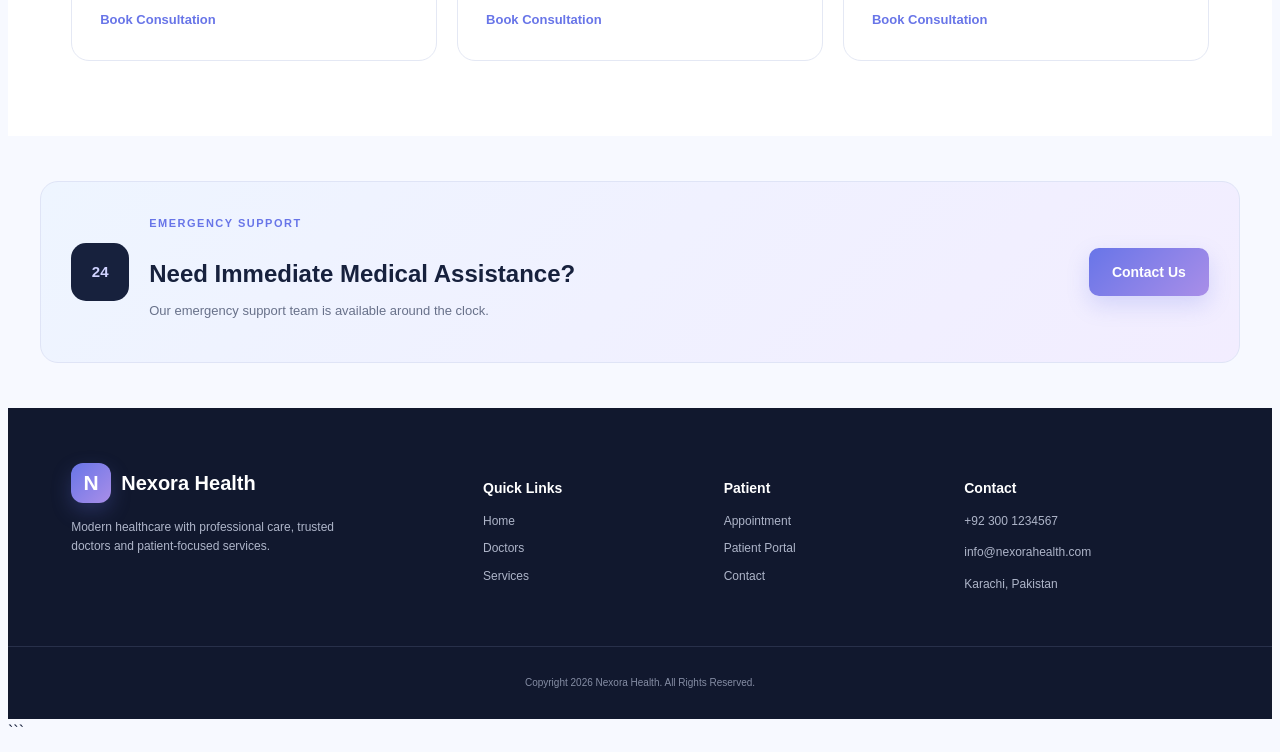
<file: services.htm>
<!DOCTYPE html>
<html lang="en">
<head>
    <meta charset="UTF-8">
    <meta name="viewport" content="width=device-width, initial-scale=1.0">
    <title>Nexora Health - Services</title>
    <link rel="stylesheet" href="style.css">
</head>

<body>

<header class="header">
    <div class="container nav-container">

        <a href="index.html" class="logo">
            <span class="logo-box">N</span>
            <span>Nexora Health</span>
        </a>

        <nav class="navbar">
            <a href="home.htm">Home</a>
            <a href="doctor.htm">Doctors</a>
            <a href="services.htm" class="active">Services</a>
            <a href="appointment.htm">Appointment</a>
            <a href="patient.htm">Patient Portal</a>
            <a href="contact.htm">Contact</a>
        </nav>

        <a href="appointment.htm" class="nav-btn">Book Appointment</a>

    </div>
</header>


<section class="page-hero">

    <div class="container">

        <span class="small-label">MEDICAL SERVICES</span>

        <h1>Complete Healthcare Services</h1>

        <p>
            Professional medical services covering routine
            healthcare, specialized treatment and patient support.
        </p>

    </div>

</section>


<section class="services-section">

    <div class="container">

        <div class="section-heading center">

            <span class="small-label">OUR DEPARTMENTS</span>

            <h2>Healthcare Designed Around You</h2>

            <p>
                Our departments provide specialized care through
                experienced professionals and modern facilities.
            </p>

        </div>


        <div class="service-large-grid">


            <div class="service-large-card">

                <div class="service-top">
                    <div class="service-icon">01</div>
                    <span>01</span>
                </div>

                <h3>Cardiology</h3>

                <p>
                    Comprehensive heart care including consultations,
                    routine checkups and cardiovascular health guidance.
                </p>

                <ul>
                    <li>Heart Health Consultation</li>
                    <li>Cardiac Checkups</li>
                    <li>Blood Pressure Management</li>
                </ul>

                <a href="appointment.htm" class="text-btn">
                    Book Consultation
                </a>

            </div>


            <div class="service-large-card">

                <div class="service-top">
                    <div class="service-icon">02</div>
                    <span>02</span>
                </div>

                <h3>Neurology</h3>

                <p>
                    Specialized neurological consultation and
                    professional support for nervous system health.
                </p>

                <ul>
                    <li>Neurological Consultation</li>
                    <li>Health Assessment</li>
                    <li>Follow-up Care</li>
                </ul>

                <a href="appointment.htm" class="text-btn">
                    Book Consultation
                </a>

            </div>


            <div class="service-large-card">

                <div class="service-top">
                    <div class="service-icon">03</div>
                    <span>03</span>
                </div>

                <h3>Pediatrics</h3>

                <p>
                    Friendly healthcare services for children,
                    including regular checkups and consultations.
                </p>

                <ul>
                    <li>Child Health Checkups</li>
                    <li>Growth Monitoring</li>
                    <li>General Consultation</li>
                </ul>

                <a href="appointment.htm" class="text-btn">
                    Book Consultation
                </a>

            </div>


            <div class="service-large-card">

                <div class="service-top">
                    <div class="service-icon">04</div>
                    <span>04</span>
                </div>

                <h3>Orthopedics</h3>

                <p>
                    Professional care for bones, joints, muscles
                    and movement-related health concerns.
                </p>

                <ul>
                    <li>Joint Consultation</li>
                    <li>Mobility Assessment</li>
                    <li>Musculoskeletal Care</li>
                </ul>

                <a href="appointment.htm" class="text-btn">
                    Book Consultation
                </a>

            </div>


            <div class="service-large-card">

                <div class="service-top">
                    <div class="service-icon">05</div>
                    <span>05</span>
                </div>

                <h3>Dermatology</h3>

                <p>
                    Professional dermatological services for
                    common skin, hair and general concerns.
                </p>

                <ul>
                    <li>Skin Consultation</li>
                    <li>Hair Health</li>
                    <li>General Dermatology</li>
                </ul>

                <a href="appointment.htm" class="text-btn">
                    Book Consultation
                </a>

            </div>


            <div class="service-large-card">

                <div class="service-top">
                    <div class="service-icon">06</div>
                    <span>06</span>
                </div>

                <h3>General Medicine</h3>

                <p>
                    Everyday medical consultation, health assessment
                    and guidance for common health concerns.
                </p>

                <ul>
                    <li>General Checkups</li>
                    <li>Health Consultation</li>
                    <li>Preventive Care</li>
                </ul>

                <a href="appointment.htm" class="text-btn">
                    Book Consultation
                </a>

            </div>

        </div>

    </div>

</section>


<section class="emergency-section">

    <div class="container emergency-box">

        <div class="emergency-icon">24</div>

        <div>
            <span class="small-label">EMERGENCY SUPPORT</span>
            <h2>Need Immediate Medical Assistance?</h2>
            <p>
                Our emergency support team is available
                around the clock.
            </p>
        </div>

        <a href="contact.htm" class="primary-btn">
            Contact Us
        </a>

    </div>

</section>


<footer class="footer">

    <div class="container footer-grid">

        <div>
            <a href="index.htm" class="logo footer-logo">
                <span class="logo-box">N</span>
                <span>Nexora Health</span>
            </a>

            <p>
                Modern healthcare with professional care,
                trusted doctors and patient-focused services.
            </p>
        </div>

        <div>
            <h3>Quick Links</h3>
            <a href="home.htm">Home</a>
            <a href="doctor.htm">Doctors</a>
            <a href="services.htm">Services</a>
        </div>

        <div>
            <h3>Patient</h3>
            <a href="appointment.htm">Appointment</a>
            <a href="patient.htm">Patient Portal</a>
            <a href="contact.htm">Contact</a>
        </div>

        <div>
            <h3>Contact</h3>
            <p>+92 300 1234567</p>
            <p>info@nexorahealth.com</p>
            <p>Karachi, Pakistan</p>
        </div>

    </div>

    <div class="footer-bottom">
        <p>Copyright 2026 Nexora Health. All Rights Reserved.</p>
    </div>

</footer>

<script src="script.js"></script>

</body>
</html>
```
</file>
<file: style.css>
```css
/* =========================================
   NEXORA HEALTH
   COMPLETE WEBSITE CSS
   ========================================= */


/* ---------- RESET ---------- */

* {
    margin: 0;
    padding: 0;
    box-sizing: border-box;
}

html {
    scroll-behavior: smooth;
}

body {
    font-family: Arial, Helvetica, sans-serif;
    background: #f7f9ff;
    color: #17213d;
    line-height: 1.6;
}

a {
    text-decoration: none;
    color: inherit;
}

button,
input,
select,
textarea {
    font-family: inherit;
}


/* ---------- COLORS ---------- */

:root {
    --primary: #6875e8;
    --primary-dark: #4e5bd0;
    --secondary: #a98ee8;

    --light-blue: #edf4ff;
    --light-purple: #f2edff;

    --dark: #17213d;
    --text: #68718a;

    --white: #ffffff;
    --border: #e4e8f4;

    --shadow: 0 15px 40px rgba(67, 76, 125, 0.10);
}


/* ---------- CONTAINER ---------- */

.container {
    width: 90%;
    max-width: 1180px;
    margin: 0 auto;
}


/* =========================================
   HEADER
   ========================================= */

.header {
    background: rgba(255, 255, 255, 0.97);
    border-bottom: 1px solid var(--border);

    position: sticky;
    top: 0;

    z-index: 1000;
}

.nav-container {
    min-height: 76px;

    display: flex;
    align-items: center;
    justify-content: space-between;

    gap: 25px;
}


/* ---------- LOGO ---------- */

.logo {
    display: flex;
    align-items: center;

    gap: 10px;

    font-size: 20px;
    font-weight: 800;

    color: var(--dark);

    white-space: nowrap;
}

.logo-box {
    width: 40px;
    height: 40px;

    border-radius: 12px;

    background: linear-gradient(
        135deg,
        var(--primary),
        var(--secondary)
    );

    color: var(--white);

    display: flex;
    align-items: center;
    justify-content: center;

    font-size: 21px;
    font-weight: 800;

    box-shadow:
        0 8px 20px rgba(104, 117, 232, 0.25);
}


/* ---------- NAVIGATION ---------- */

.navbar {
    display: flex;
    align-items: center;
    justify-content: center;

    gap: 24px;
}

.navbar a {
    color: #68718a;

    font-size: 14px;
    font-weight: 600;

    transition: 0.3s;

    position: relative;
}

.navbar a:hover,
.navbar a.active {
    color: var(--primary);
}

.navbar a.active::after {
    content: "";

    position: absolute;

    left: 0;
    right: 0;

    bottom: -9px;

    height: 2px;

    background: var(--primary);

    border-radius: 10px;
}


/* =========================================
   BUTTONS
   ========================================= */

.primary-btn,
.secondary-btn,
.nav-btn,
.outline-btn,
.card-btn,
.text-btn {
    display: inline-flex;

    align-items: center;
    justify-content: center;

    cursor: pointer;

    transition: 0.3s ease;
}

.primary-btn {
    padding: 13px 23px;

    background: linear-gradient(
        135deg,
        var(--primary),
        var(--secondary)
    );

    color: var(--white);

    border-radius: 10px;

    border: none;

    font-size: 14px;
    font-weight: 700;

    box-shadow:
        0 9px 22px rgba(104, 117, 232, 0.22);
}

.primary-btn:hover {
    transform: translateY(-2px);

    box-shadow:
        0 13px 28px rgba(104, 117, 232, 0.30);
}

.secondary-btn {
    padding: 12px 22px;

    background: var(--white);

    color: var(--primary);

    border: 1px solid #d8dcf3;

    border-radius: 10px;

    font-size: 14px;
    font-weight: 700;
}

.secondary-btn:hover {
    background: var(--light-blue);
}

.nav-btn {
    padding: 11px 17px;

    background: var(--dark);

    color: var(--white);

    border-radius: 9px;

    font-size: 13px;
    font-weight: 700;
}

.nav-btn:hover {
    background: var(--primary);
}


/* =========================================
   LABEL
   ========================================= */

.small-label {
    display: inline-block;

    color: var(--primary);

    font-size: 11px;

    font-weight: 800;

    letter-spacing: 1.5px;

    margin-bottom: 8px;
}


/* =========================================
   HERO
   ========================================= */

.hero {
    position: relative;
    overflow: hidden;
}

.landing-hero {
    min-height: 650px;

    display: flex;
    align-items: center;

    background:
        radial-gradient(
            circle at 90% 20%,
            #e8e2ff 0,
            transparent 30%
        ),
        linear-gradient(
            135deg,
            #f1f7ff,
            #f7f2ff
        );
}

.hero-grid {
    display: grid;

    grid-template-columns:
        1.05fr 0.95fr;

    align-items: center;

    gap: 60px;

    padding: 65px 0;
}

.hero-content h1 {
    max-width: 620px;

    font-size: clamp(44px, 5vw, 68px);

    line-height: 1.04;

    letter-spacing: -2px;

    color: var(--dark);

    margin-bottom: 20px;
}

.hero-content h1 span {
    display: block;

    color: var(--primary);
}

.hero-content > p {
    max-width: 570px;

    color: var(--text);

    font-size: 16px;

    margin-bottom: 27px;
}

.hero-buttons {
    display: flex;

    gap: 12px;

    flex-wrap: wrap;
}


/* ---------- HERO STATS ---------- */

.hero-stats {
    display: flex;

    gap: 35px;

    margin-top: 38px;
}

.stat-box h3 {
    font-size: 25px;

    color: var(--dark);
}

.stat-box p {
    font-size: 12px;

    color: var(--text);
}


/* =========================================
   HERO MEDICAL CARD
   ========================================= */

.hero-visual {
    min-height: 440px;

    position: relative;

    display: flex;

    align-items: center;
    justify-content: center;
}

.hero-visual::before {
    content: "";

    position: absolute;

    width: 360px;
    height: 360px;

    border-radius: 50%;

    background: linear-gradient(
        135deg,
        #dceaff,
        #e8dcff
    );

    opacity: 0.85;
}

.main-medical-card {
    position: relative;

    width: 350px;

    min-height: 330px;

    padding: 35px;

    background: var(--white);

    border-radius: 25px;

    box-shadow:
        0 25px 60px rgba(76, 86, 142, 0.16);

    z-index: 2;
}

.medical-symbol {
    width: 65px;
    height: 65px;

    border-radius: 18px;

    display: flex;
    align-items: center;
    justify-content: center;

    background: var(--light-blue);

    color: var(--primary);

    font-size: 38px;

    font-weight: 700;

    margin-bottom: 25px;
}

.main-medical-card h3 {
    font-size: 25px;

    margin-bottom: 8px;
}

.main-medical-card > p {
    color: var(--text);

    font-size: 14px;
}


/* ---------- MINI DOCTOR ---------- */

.doctor-mini-card {
    display: flex;

    align-items: center;

    gap: 13px;

    margin-top: 30px;

    padding: 13px;

    border-radius: 13px;

    background: #f8f9ff;
}

.avatar {
    width: 43px;
    height: 43px;

    border-radius: 50%;

    display: flex;
    align-items: center;
    justify-content: center;

    background: linear-gradient(
        135deg,
        var(--primary),
        var(--secondary)
    );

    color: var(--white);

    font-size: 12px;

    font-weight: 800;
}

.doctor-mini-card strong,
.doctor-mini-card small {
    display: block;
}

.doctor-mini-card strong {
    font-size: 13px;
}

.doctor-mini-card small {
    color: var(--text);

    font-size: 11px;
}


/* ---------- FLOATING CARD ---------- */

.floating-card {
    position: absolute;

    right: 2%;
    bottom: 40px;

    z-index: 3;

    padding: 16px 20px;

    background: var(--dark);

    color: var(--white);

    border-radius: 14px;

    box-shadow: var(--shadow);
}

.floating-card strong,
.floating-card span {
    display: block;
}

.floating-card strong {
    font-size: 24px;

    color: #c8c5ff;
}

.floating-card span {
    font-size: 11px;
}


/* =========================================
   SECTION HEADINGS
   ========================================= */

.section-heading {
    max-width: 650px;

    margin-bottom: 35px;
}

.section-heading.center {
    margin-left: auto;
    margin-right: auto;

    text-align: center;
}

.section-heading h2,
.about-content h2,
.appointment-info h2,
.portal-info h2,
.contact-information h2,
.contact-form-card h2 {
    font-size: clamp(31px, 4vw, 45px);

    line-height: 1.12;

    letter-spacing: -1px;

    color: var(--dark);

    margin-bottom: 12px;
}

.section-heading p {
    color: var(--text);

    font-size: 15px;
}


/* =========================================
   QUICK SECTION
   ========================================= */

.quick-section {
    padding: 80px 0;

    background: var(--white);
}


/* ---------- FEATURE GRID ---------- */

.feature-grid {
    display: grid;

    grid-template-columns:
        repeat(3, 1fr);

    gap: 20px;
}

.feature-card {
    padding: 28px;

    border: 1px solid var(--border);

    border-radius: 18px;

    background: var(--white);

    transition: 0.3s;
}

.feature-card:hover {
    transform: translateY(-5px);

    box-shadow: var(--shadow);

    border-color: #d6daf4;
}

.feature-icon {
    width: 45px;
    height: 45px;

    display: flex;
    align-items: center;
    justify-content: center;

    border-radius: 12px;

    background: var(--light-purple);

    color: var(--primary);

    font-size: 12px;

    font-weight: 800;

    margin-bottom: 18px;
}

.feature-card h3 {
    font-size: 19px;

    margin-bottom: 8px;
}

.feature-card p {
    color: var(--text);

    font-size: 13px;
}


/* =========================================
   CTA
   ========================================= */

.cta-section,
.doctor-cta {
    padding: 55px 0;

    background: #f1f5ff;
}

.cta-box {
    display: flex;

    align-items: center;

    justify-content: space-between;

    gap: 30px;

    padding: 30px 35px;

    background: linear-gradient(
        135deg,
        #e7f0ff,
        #eee7ff
    );

    border: 1px solid #dfe4f7;

    border-radius: 20px;
}

.cta-box h2 {
    font-size: 30px;

    line-height: 1.1;

    margin-bottom: 7px;
}

.cta-box p {
    color: var(--text);

    font-size: 14px;
}


/* =========================================
   PAGE HERO
   ========================================= */

.page-hero {
    padding: 70px 0 65px;

    background:
        radial-gradient(
            circle at 90% 20%,
            #e8e1ff,
            transparent 28%
        ),
        linear-gradient(
            135deg,
            #eef6ff,
            #f6f1ff
        );

    border-bottom: 1px solid var(--border);
}

.page-hero h1 {
    max-width: 760px;

    font-size: clamp(40px, 5vw, 60px);

    line-height: 1.05;

    letter-spacing: -1.8px;

    margin-bottom: 14px;
}

.page-hero p {
    max-width: 650px;

    color: var(--text);

    font-size: 16px;
}


/* =========================================
   SERVICES
   ========================================= */

.services-preview,
.services-section {
    padding: 75px 0;

    background: var(--white);
}

.service-grid {
    display: grid;

    grid-template-columns:
        repeat(3, 1fr);

    gap: 18px;
}

.service-card {
    padding: 26px;

    border: 1px solid var(--border);

    border-radius: 17px;

    background: var(--white);

    transition: 0.3s;
}

.service-card:hover {
    transform: translateY(-5px);

    box-shadow: var(--shadow);
}

.service-number {
    width: 42px;
    height: 42px;

    display: flex;
    align-items: center;
    justify-content: center;

    background: var(--light-blue);

    color: var(--primary);

    border-radius: 11px;

    font-size: 12px;

    font-weight: 800;

    margin-bottom: 18px;
}

.service-card h3 {
    font-size: 20px;

    margin-bottom: 7px;
}

.service-card p {
    color: var(--text);

    font-size: 13px;

    margin-bottom: 15px;
}

.service-card a {
    color: var(--primary);

    font-size: 13px;

    font-weight: 700;
}


/* =========================================
   ABOUT
   ========================================= */

.about-home {
    padding: 80px 0;

    background: #f7f9ff;
}

.two-column {
    display: grid;

    grid-template-columns:
        0.9fr 1.1fr;

    gap: 70px;

    align-items: center;
}


/* ---------- ABOUT VISUAL ---------- */

.about-visual {
    min-height: 390px;

    position: relative;

    display: flex;

    align-items: center;
    justify-content: center;
}

.about-visual::before {
    content: "";

    position: absolute;

    width: 310px;
    height: 310px;

    border-radius: 50%;

    background: linear-gradient(
        135deg,
        #dfedff,
        #eadfff
    );
}

.about-card {
    position: relative;

    background: var(--white);

    border-radius: 20px;

    box-shadow: var(--shadow);
}

.large-card {
    width: 260px;

    padding: 35px;

    z-index: 2;
}

.large-card .medical-symbol {
    width: 55px;
    height: 55px;

    font-size: 30px;

    margin-bottom: 18px;
}

.large-card h3 {
    font-size: 50px;

    line-height: 1;

    margin-bottom: 5px;
}

.large-card p {
    color: var(--text);

    font-size: 13px;
}

.small-card {
    position: absolute;

    right: 3%;
    bottom: 45px;

    padding: 20px;

    z-index: 3;
}

.small-card strong,
.small-card span {
    display: block;
}

.small-card strong {
    font-size: 25px;

    color: var(--primary);
}

.small-card span {
    color: var(--text);

    font-size: 11px;
}


/* ---------- ABOUT CONTENT ---------- */

.about-content > p {
    color: var(--text);

    font-size: 14px;

    margin-bottom: 12px;
}


/* ---------- CHECK LIST ---------- */

.check-list {
    margin: 22px 0 25px;
}

.check-list > div {
    display: flex;

    align-items: center;

    gap: 13px;

    margin-bottom: 12px;
}

.check-list span {
    width: 34px;
    height: 34px;

    border-radius: 9px;

    display: flex;
    align-items: center;
    justify-content: center;

    background: var(--light-purple);

    color: var(--primary);

    font-size: 10px;

    font-weight: 800;
}

.check-list p {
    color: var(--dark);

    font-size: 13px;
}


/* =========================================
   STATS
   ========================================= */

.stats-section {
    padding: 55px 0;

    background: var(--dark);

    color: var(--white);
}

.stats-grid {
    display: grid;

    grid-template-columns:
        repeat(4, 1fr);

    text-align: center;
}

.stats-grid h2 {
    font-size: 36px;

    color: #cdd0ff;
}

.stats-grid p {
    font-size: 12px;

    color: #b7bdd3;
}


/* =========================================
   LARGE SERVICES
   ========================================= */

.service-large-grid {
    display: grid;

    grid-template-columns:
        repeat(3, 1fr);

    gap: 20px;
}

.service-large-card {
    padding: 28px;

    border: 1px solid var(--border);

    background: var(--white);

    border-radius: 18px;

    transition: 0.3s;
}

.service-large-card:hover {
    transform: translateY(-5px);

    box-shadow: var(--shadow);
}

.service-top {
    display: flex;

    align-items: center;

    justify-content: space-between;

    margin-bottom: 20px;
}

.service-top > span {
    font-size: 12px;

    color: #a1a8bd;

    font-weight: 700;
}

.service-icon {
    width: 48px;
    height: 48px;

    border-radius: 13px;

    display: flex;
    align-items: center;
    justify-content: center;

    background: var(--light-purple);

    color: var(--primary);

    font-size: 12px;

    font-weight: 800;
}

.service-large-card h3 {
    font-size: 22px;

    margin-bottom: 8px;
}

.service-large-card > p {
    color: var(--text);

    font-size: 13px;

    margin-bottom: 17px;
}

.service-large-card ul {
    list-style: none;

    margin-bottom: 20px;
}

.service-large-card li {
    color: #5f6881;

    font-size: 12px;

    padding: 7px 0;

    border-bottom: 1px solid #eef0f6;
}

.service-large-card li::before {
    content: "+ ";

    color: var(--primary);

    font-weight: 800;
}

.text-btn {
    color: var(--primary);

    font-size: 13px;

    font-weight: 800;
}


/* =========================================
   EMERGENCY
   ========================================= */

.emergency-section {
    padding: 45px 0;

    background: #f7f9ff;
}

.emergency-box {
    display: flex;

    align-items: center;

    gap: 20px;

    padding: 27px 30px;

    background: linear-gradient(
        135deg,
        #eef5ff,
        #f2edff
    );

    border: 1px solid #dfe4f6;

    border-radius: 18px;
}

.emergency-icon {
    width: 58px;
    height: 58px;

    flex-shrink: 0;

    display: flex;
    align-items: center;
    justify-content: center;

    border-radius: 15px;

    background: var(--dark);

    color: #d0d3ff;

    font-size: 15px;

    font-weight: 800;
}

.emergency-box h2 {
    font-size: 24px;

    line-height: 1.15;

    margin-bottom: 4px;
}

.emergency-box p {
    color: var(--text);

    font-size: 13px;
}

.emergency-box .primary-btn {
    margin-left: auto;
}


/* =========================================
   DOCTORS
   ========================================= */

.doctors-section {
    padding: 75px 0;

    background: var(--white);
}

.doctor-grid {
    display: grid;

    grid-template-columns:
        repeat(3, 1fr);

    gap: 20px;
}


/* ---------- DOCTOR CARD ---------- */

.doctor-card {
    border: 1px solid var(--border);

    border-radius: 19px;

    overflow: hidden;

    background: var(--white);

    transition: 0.3s ease;
}

.doctor-card:hover {
    transform: translateY(-5px);

    box-shadow: var(--shadow);
}


/* ---------- DOCTOR IMAGE ---------- */

.doctor-image {
    width: 100%;

    height: 220px;

    overflow: hidden;

    position: relative;

    background: linear-gradient(
        135deg,
        #e5efff,
        #eee5ff
    );
}

.doctor-image img {
    width: 100%;
    height: 100%;

    display: block;

    object-fit: cover;

    object-position: center;

    transition: transform 0.4s ease;
}

.doctor-card:hover .doctor-image img {
    transform: scale(1.04);
}

.doctor-image::after {
    content: "";

    position: absolute;

    left: 0;
    right: 0;

    bottom: 0;

    height: 45%;

    background: linear-gradient(
        transparent,
        rgba(72, 81, 145, 0.12)
    );

    pointer-events: none;
}


/* ---------- DOCTOR INFORMATION ---------- */

.doctor-info {
    padding: 23px;
}

.doctor-speciality {
    color: var(--primary);

    font-size: 10px;

    letter-spacing: 1.2px;

    font-weight: 800;
}

.doctor-info h3 {
    font-size: 21px;

    margin: 6px 0;
}

.doctor-info > p {
    color: var(--text);

    font-size: 13px;

    margin-bottom: 15px;
}

.doctor-meta {
    display: flex;

    justify-content: space-between;

    gap: 8px;

    margin-bottom: 17px;
}

.doctor-meta span {
    color: #737b91;

    font-size: 10px;
}


/* ---------- DOCTOR BUTTON ---------- */

.card-btn {
    width: 100%;

    padding: 11px;

    border-radius: 9px;

    background: var(--light-blue);

    color: var(--primary);

    font-size: 12px;

    font-weight: 800;
}

.card-btn:hover {
    background: var(--primary);

    color: var(--white);
}


/* =========================================
   APPOINTMENT
   ========================================= */

.appointment-section {
    padding: 75px 0;

    background: var(--white);
}

.appointment-layout {
    display: grid;

    grid-template-columns:
        0.85fr 1.15fr;

    gap: 55px;

    align-items: start;
}

.appointment-info > p {
    color: var(--text);

    font-size: 14px;

    margin-bottom: 30px;
}

.appointment-feature {
    display: flex;

    gap: 15px;

    margin-bottom: 22px;
}

.appointment-feature h3 {
    font-size: 16px;

    margin-bottom: 3px;
}

.appointment-feature p {
    color: var(--text);

    font-size: 12px;
}


/* =========================================
   FORM CARDS
   ========================================= */

.appointment-form-card,
.login-card,
.contact-form-card {
    padding: 32px;

    background: var(--white);

    border: 1px solid var(--border);

    border-radius: 20px;

    box-shadow: var(--shadow);
}

.form-heading {
    margin-bottom: 25px;
}

.form-heading h2 {
    font-size: 27px;

    line-height: 1.15;
}


/* ---------- FORM ROW ---------- */

.form-row {
    display: grid;

    grid-template-columns:
        repeat(2, 1fr);

    gap: 15px;
}


/* ---------- FORM GROUP ---------- */

.form-group {
    margin-bottom: 17px;
}

.form-group label {
    display: block;

    color: var(--dark);

    font-size: 12px;

    font-weight: 700;

    margin-bottom: 7px;
}

.form-group input,
.form-group select,
.form-group textarea {
    width: 100%;

    border: 1px solid #dfe3ef;

    background: #fafbff;

    border-radius: 9px;

    padding: 12px 13px;

    outline: none;

    color: var(--dark);

    font-size: 13px;

    transition: 0.2s;
}

.form-group input:focus,
.form-group select:focus,
.form-group textarea:focus {
    border-color: var(--primary);

    background: var(--white);

    box-shadow:
        0 0 0 3px rgba(104, 117, 232, 0.08);
}

.form-group textarea {
    resize: vertical;
}

.form-btn {
    width: 100%;

    margin-top: 5px;
}

.form-message {
    margin-top: 12px;

    font-size: 12px;

    font-weight: 700;

    text-align: center;

    min-height: 18px;
}


/* =========================================
   PATIENT PORTAL
   ========================================= */

.portal-section {
    padding: 75px 0;

    background: var(--white);
}

.portal-layout {
    display: grid;

    grid-template-columns:
        1fr 0.8fr;

    gap: 70px;

    align-items: center;
}

.portal-info > p {
    max-width: 580px;

    color: var(--text);

    font-size: 14px;

    margin-bottom: 28px;
}

.portal-benefit {
    display: flex;

    gap: 14px;

    margin-bottom: 18px;
}

.portal-benefit .feature-icon {
    flex-shrink: 0;

    margin-bottom: 0;
}

.portal-benefit h3 {
    font-size: 16px;

    margin-bottom: 2px;
}

.portal-benefit p {
    color: var(--text);

    font-size: 12px;
}


/* =========================================
   LOGIN
   ========================================= */

.login-card {
    max-width: 450px;

    width: 100%;

    margin-left: auto;
}

.login-logo {
    margin-bottom: 20px;
}

.login-card h2 {
    font-size: 29px;

    line-height: 1.1;

    margin-bottom: 5px;
}

.login-card > p {
    color: var(--text);

    font-size: 13px;

    margin-bottom: 24px;
}


/* ---------- LOGIN OPTIONS ---------- */

.login-options {
    display: flex;

    justify-content: space-between;

    align-items: center;

    gap: 10px;

    margin: 2px 0 18px;
}

.remember-box {
    display: flex;

    align-items: center;

    gap: 7px;

    color: var(--text);

    font-size: 11px;
}

.login-options > a {
    color: var(--primary);

    font-size: 11px;

    font-weight: 700;
}


/* ---------- LOGIN DIVIDER ---------- */

.login-divider {
    position: relative;

    text-align: center;

    margin: 23px 0 18px;
}

.login-divider::before {
    content: "";

    position: absolute;

    top: 50%;

    left: 0;
    right: 0;

    height: 1px;

    background: var(--border);
}

.login-divider span {
    position: relative;

    padding: 0 12px;

    background: var(--white);

    color: #8b92a7;

    font-size: 11px;
}


/* ---------- OUTLINE BUTTON ---------- */

.outline-btn {
    width: 100%;

    padding: 11px;

    border: 1px solid #d8ddef;

    border-radius: 9px;

    color: var(--primary);

    font-size: 12px;

    font-weight: 800;
}

.outline-btn:hover {
    background: var(--light-blue);
}


/* =========================================
   PORTAL NOTE
   ========================================= */

.portal-note {
    padding: 0 0 70px;

    background: var(--white);
}

.info-box {
    display: flex;

    align-items: flex-start;

    gap: 15px;

    padding: 22px;

    background: #f3f6ff;

    border: 1px solid #e0e5f5;

    border-radius: 15px;
}

.info-box .feature-icon {
    flex-shrink: 0;

    margin-bottom: 0;
}

.info-box h3 {
    font-size: 16px;

    margin-bottom: 3px;
}

.info-box p {
    color: var(--text);

    font-size: 12px;
}


/* =========================================
   CONTACT
   ========================================= */

.contact-section {
    padding: 75px 0;

    background: var(--white);
}

.contact-layout {
    display: grid;

    grid-template-columns:
        0.9fr 1.1fr;

    gap: 60px;

    align-items: start;
}

.contact-information > p {
    color: var(--text);

    font-size: 14px;

    margin-bottom: 27px;

    max-width: 520px;
}


/* ---------- CONTACT CARDS ---------- */

.contact-card {
    display: flex;

    align-items: flex-start;

    gap: 14px;

    padding: 16px 0;

    border-bottom: 1px solid var(--border);
}

.contact-icon {
    width: 43px;
    height: 43px;

    flex-shrink: 0;

    display: flex;

    align-items: center;
    justify-content: center;

    background: var(--light-purple);

    color: var(--primary);

    border-radius: 11px;

    font-size: 11px;

    font-weight: 800;
}

.contact-card span {
    color: var(--primary);

    font-size: 9px;

    font-weight: 800;

    letter-spacing: 1px;
}

.contact-card h3 {
    font-size: 15px;

    margin: 2px 0;
}

.contact-card p {
    color: var(--text);

    font-size: 11px;
}


/* ---------- CONTACT FORM ---------- */

.contact-form-card > p {
    color: var(--text);

    font-size: 13px;

    margin-bottom: 22px;
}


/* =========================================
   LOCATION
   ========================================= */

.location-section {
    padding: 0 0 70px;

    background: var(--white);
}

.location-box {
    min-height: 260px;

    border-radius: 20px;

    overflow: hidden;

    background: linear-gradient(
        135deg,
        #eaf2ff,
        #eee7ff
    );

    border: 1px solid var(--border);

    display: flex;

    align-items: center;
    justify-content: center;
}

.location-placeholder {
    width: 280px;

    padding: 25px;

    text-align: center;

    background: var(--white);

    border-radius: 18px;

    box-shadow: var(--shadow);
}

.location-mark {
    width: 50px;
    height: 50px;

    margin: 0 auto 12px;

    display: flex;

    align-items: center;
    justify-content: center;

    border-radius: 14px;

    background: linear-gradient(
        135deg,
        var(--primary),
        var(--secondary)
    );

    color: var(--white);

    font-size: 20px;

    font-weight: 800;
}

.location-placeholder h3 {
    font-size: 18px;
}

.location-placeholder p {
    color: var(--text);

    font-size: 12px;
}

.location-placeholder span {
    color: var(--primary);

    font-size: 10px;

    font-weight: 700;
}


/* =========================================
   FOOTER
   ========================================= */

.footer {
    background: #11182e;

    color: var(--white);

    padding-top: 55px;
}

.footer-grid {
    display: grid;

    grid-template-columns:
        1.5fr 0.8fr 0.8fr 1fr;

    gap: 45px;

    padding-bottom: 45px;
}

.footer-logo {
    color: var(--white);

    margin-bottom: 15px;
}

.footer-grid > div > p {
    max-width: 300px;

    color: #aeb5c9;

    font-size: 12px;
}

.footer-grid h3 {
    font-size: 14px;

    margin-bottom: 13px;
}

.footer-grid a:not(.logo) {
    display: block;

    color: #aeb5c9;

    font-size: 12px;

    margin-bottom: 8px;

    transition: 0.2s;
}

.footer-grid a:not(.logo):hover {
    color: #c8caff;
}

.footer-grid div:last-child p {
    margin-bottom: 7px;
}


/* ---------- FOOTER BOTTOM ---------- */

.footer-bottom {
    border-top: 1px solid #28304a;

    padding: 18px 0;

    text-align: center;
}

.footer-bottom p {
    color: #858da4;

    font-size: 10px;
}


/* =========================================
   RESPONSIVE DESIGN
   ========================================= */


/* ---------- TABLET ---------- */

@media (max-width: 1050px) {

    .navbar {
        gap: 15px;
    }

    .navbar a {
        font-size: 12px;
    }

    .nav-btn {
        display: none;
    }

    .hero-grid {
        gap: 35px;
    }

    .service-grid,
    .service-large-grid,
    .doctor-grid {
        grid-template-columns:
            repeat(2, 1fr);
    }

    .footer-grid {
        grid-template-columns:
            repeat(2, 1fr);
    }

}


/* =========================================
   MOBILE
   ========================================= */

@media (max-width: 760px) {

    .container {
        width: 92%;
    }


    /* HEADER */

    .header {
        position: relative;
    }

    .nav-container {
        padding: 14px 0;

        flex-wrap: wrap;
    }

    .navbar {
        width: 100%;

        order: 3;

        overflow-x: auto;

        justify-content: flex-start;

        padding-bottom: 4px;

        gap: 18px;
    }

    .navbar a {
        white-space: nowrap;
    }

    .navbar a.active::after {
        bottom: -4px;
    }


    /* HERO */

    .landing-hero {
        min-height: auto;
    }

    .hero-grid,
    .two-column,
    .appointment-layout,
    .portal-layout,
    .contact-layout {
        grid-template-columns: 1fr;

        gap: 40px;
    }

    .hero-grid {
        padding: 55px 0;
    }

    .hero-content h1 {
        font-size: 45px;

        letter-spacing: -1.5px;
    }

    .hero-content > p {
        font-size: 14px;
    }

    .hero-stats {
        gap: 22px;
    }


    /* HERO VISUAL */

    .hero-visual {
        min-height: 370px;
    }

    .main-medical-card {
        width: 310px;
    }

    .floating-card {
        right: 0;

        bottom: 20px;
    }


    /* GRIDS */

    .feature-grid,
    .service-grid,
    .service-large-grid,
    .doctor-grid {
        grid-template-columns: 1fr;
    }


    /* SECTIONS */

    .quick-section,
    .services-preview,
    .services-section,
    .about-home,
    .doctors-section,
    .appointment-section,
    .portal-section,
    .contact-section {
        padding: 55px 0;
    }


    /* PAGE HERO */

    .page-hero {
        padding: 55px 0;
    }

    .page-hero h1 {
        font-size: 42px;
    }


    /* CTA */

    .cta-box,
    .emergency-box {
        flex-direction: column;

        align-items: flex-start;
    }

    .emergency-box .primary-btn {
        margin-left: 0;
    }


    /* STATS */

    .stats-grid {
        grid-template-columns:
            repeat(2, 1fr);

        gap: 28px;
    }


    /* FORMS */

    .form-row {
        grid-template-columns: 1fr;

        gap: 0;
    }

    .appointment-form-card,
    .login-card,
    .contact-form-card {
        padding: 23px;
    }

    .login-card {
        margin: 0 auto;
    }


    /* DOCTOR IMAGE */

    .doctor-image {
        height: 250px;
    }


    /* FOOTER */

    .footer-grid {
        grid-template-columns:
            1fr 1fr;

        gap: 30px;
    }

}


/* =========================================
   SMALL MOBILE
   ========================================= */

@media (max-width: 480px) {

    .logo {
        font-size: 17px;
    }

    .logo-box {
        width: 36px;
        height: 36px;

        font-size: 18px;
    }


    .hero-content h1 {
        font-size: 39px;
    }


    .hero-buttons {
        flex-direction: column;

        align-items: stretch;
    }

    .hero-buttons a {
        width: 100%;
    }


    .hero-stats {
        flex-wrap: wrap;
    }


    .main-medical-card {
        width: 280px;

        padding: 25px;
    }

    .hero-visual::before {
        width: 300px;
        height: 300px;
    }


    .page-hero h1 {
        font-size: 36px;
    }


    .section-heading h2,
    .about-content h2,
    .appointment-info h2,
    .portal-info h2,
    .contact-information h2,
    .contact-form-card h2 {
        font-size: 32px;
    }


    .footer-grid {
        grid-template-columns: 1fr;
    }

    .footer-grid > div > p {
        max-width: none;
    }

}
```
</file>
